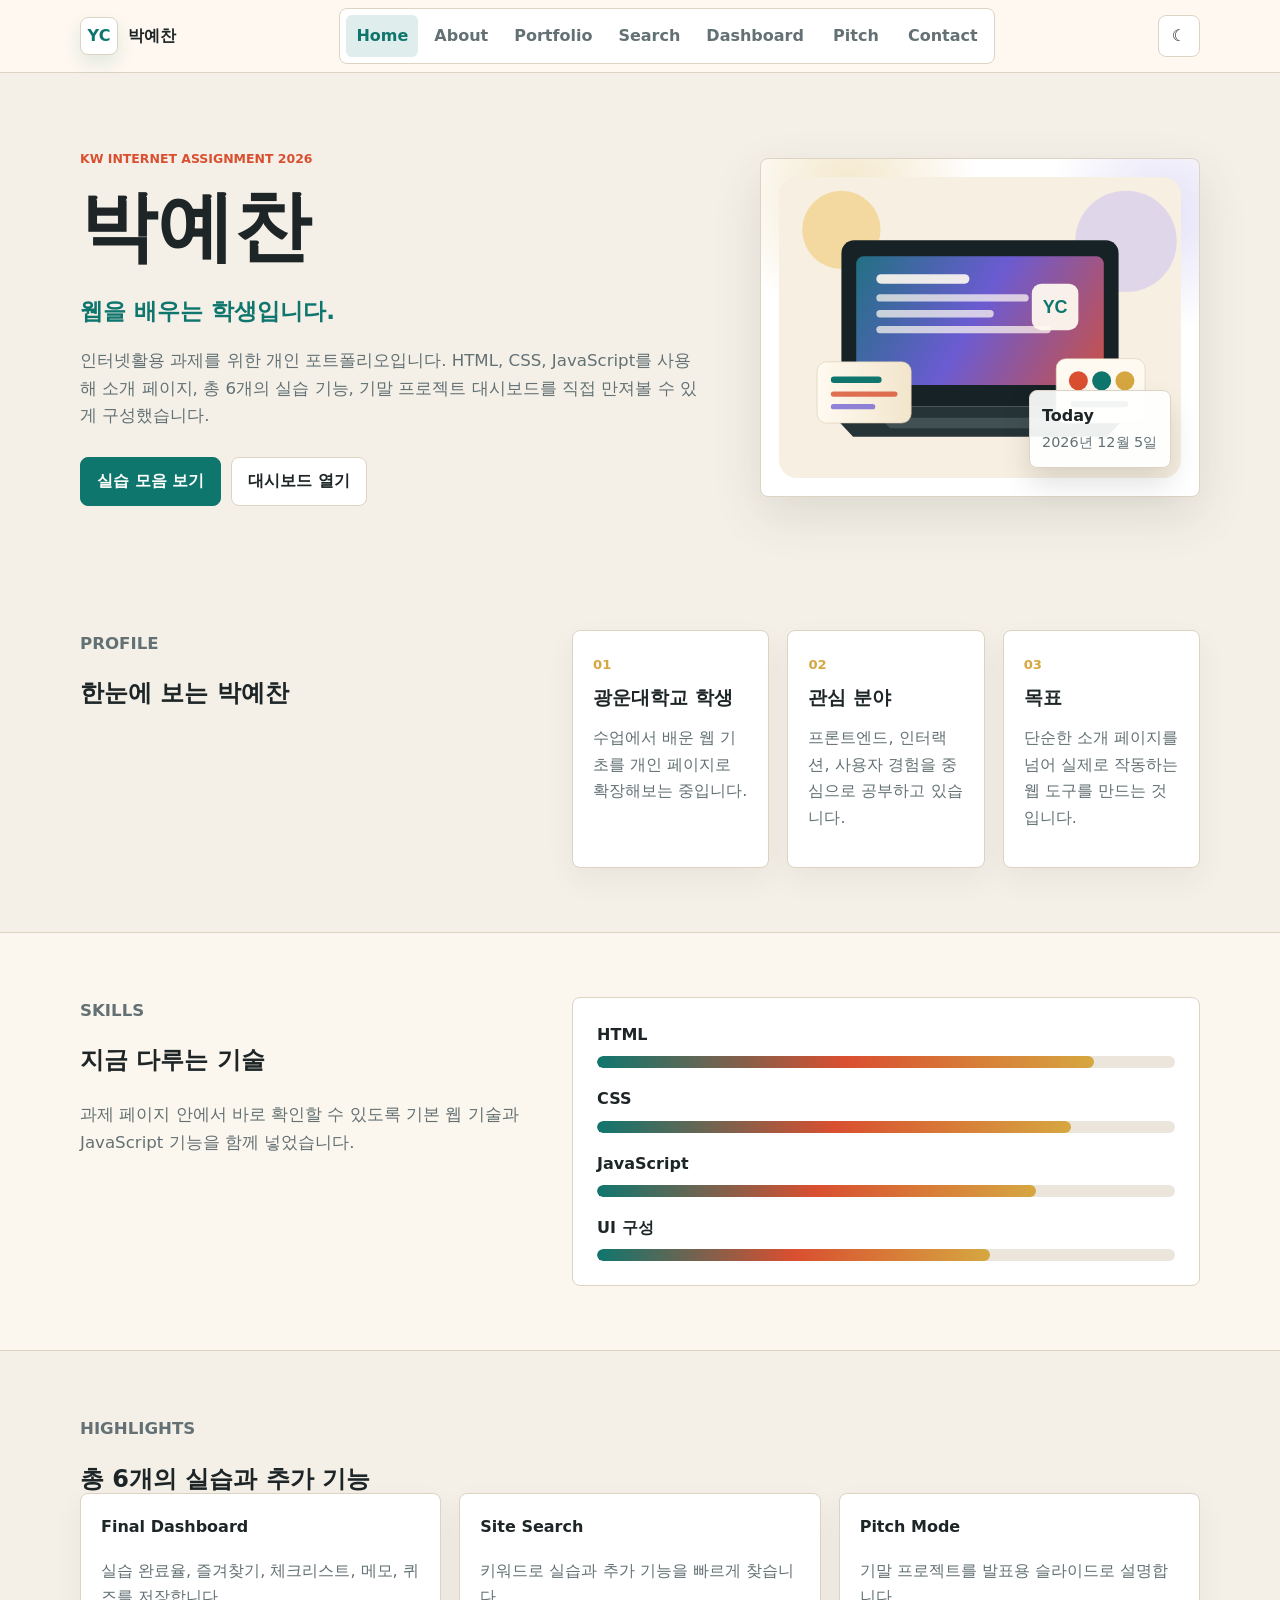
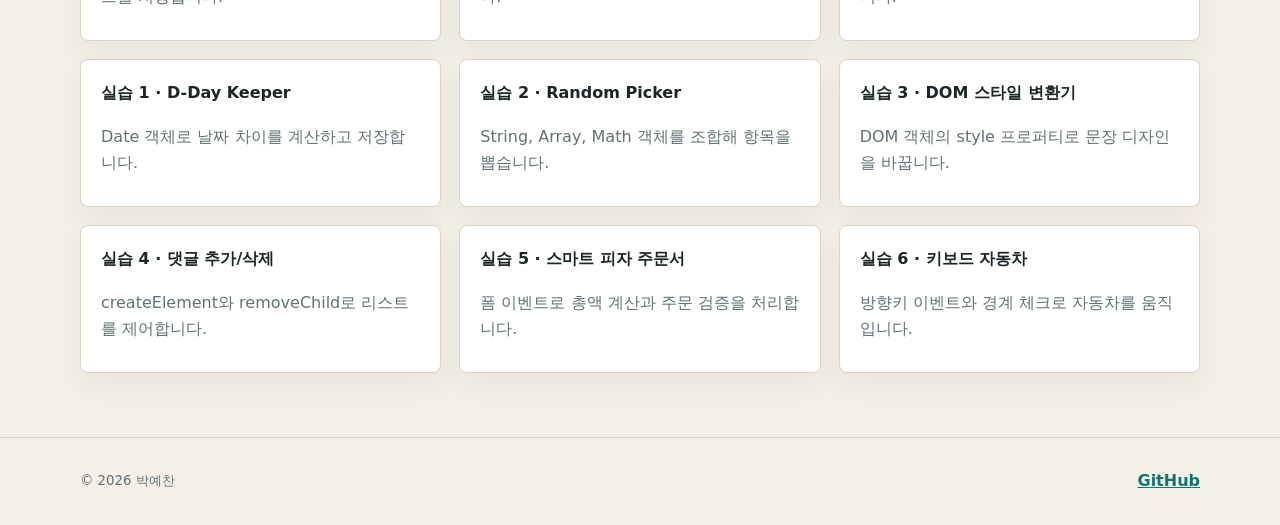
<file: index.html>
<!DOCTYPE html>
<html lang="ko">
<head>
  <meta charset="UTF-8">
  <meta name="viewport" content="width=device-width, initial-scale=1.0">
  <meta name="description" content="박예찬의 KW Internet 기말 프로젝트 포트폴리오입니다. 6개 실습, 대시보드, 검색, 발표 모드가 포함되어 있습니다.">
  <meta property="og:title" content="박예찬 KW Internet Final Project">
  <meta property="og:description" content="실습 진행률, 사이트 검색, 발표 모드, 저장 기능을 갖춘 박예찬의 웹 포트폴리오입니다.">
  <meta property="og:type" content="website">
  <meta property="og:url" content="https://devchanpark.github.io/KW-InterneT/">
  <meta property="og:image" content="https://devchanpark.github.io/KW-InterneT/assets/profile-visual.svg">
  <title>박예찬 | KW Internet Portfolio</title>
  <link rel="stylesheet" href="style.css">
</head>
<body data-page="home">
  <div class="scroll-progress" aria-hidden="true"><span></span></div>

  <header class="site-header">
    <div class="shell nav-shell">
      <a class="brand" href="index.html" aria-label="박예찬 홈">
        <span class="brand-mark">YC</span>
        <span>박예찬</span>
      </a>
      <nav class="site-nav" aria-label="주요 메뉴">
        <a href="index.html">Home</a>
        <a href="about.html">About</a>
        <a href="portfolio.html">Portfolio</a>
        <a href="search.html">Search</a>
        <a href="dashboard.html">Dashboard</a>
        <a href="presentation.html">Pitch</a>
        <a href="contact.html">Contact</a>
      </nav>
      <button class="icon-button theme-toggle" type="button" data-theme-toggle aria-label="테마 변경" title="테마 변경">
        <span data-theme-icon>☾</span>
      </button>
    </div>
  </header>

  <main>
    <section class="hero-section">
      <div class="shell hero-grid">
        <div class="hero-copy reveal">
          <p class="eyebrow">KW Internet Assignment 2026</p>
          <h1>박예찬</h1>
          <p class="hero-line">
            <span data-typing data-phrases="웹을 배우는 학생입니다.|작은 기능도 끝까지 완성합니다.|사용하기 쉬운 페이지를 만듭니다.">웹을 배우는 학생입니다.</span>
          </p>
          <p class="hero-text">
            인터넷활용 과제를 위한 개인 포트폴리오입니다. HTML, CSS, JavaScript를 사용해
            소개 페이지, 총 6개의 실습 기능, 기말 프로젝트 대시보드를 직접 만져볼 수 있게 구성했습니다.
          </p>
          <div class="hero-actions">
            <a class="button primary" href="portfolio.html">실습 모음 보기</a>
            <a class="button ghost" href="dashboard.html">대시보드 열기</a>
          </div>
        </div>

        <div class="hero-visual reveal" aria-label="박예찬 포트폴리오 대표 이미지">
          <img src="assets/profile-visual.svg" alt="노트북과 프로필 카드가 있는 포트폴리오 일러스트">
          <div class="mini-status">
            <strong>Today</strong>
            <span id="todayLabel">오늘 날짜</span>
          </div>
        </div>
      </div>
    </section>

    <section class="section-band">
      <div class="shell feature-layout">
        <div class="section-heading reveal">
          <p class="eyebrow">Profile</p>
          <h2>한눈에 보는 박예찬</h2>
        </div>
        <div class="stat-grid">
          <article class="stat-card reveal">
            <span class="stat-number">01</span>
            <h3>광운대학교 학생</h3>
            <p>수업에서 배운 웹 기초를 개인 페이지로 확장해보는 중입니다.</p>
          </article>
          <article class="stat-card reveal">
            <span class="stat-number">02</span>
            <h3>관심 분야</h3>
            <p>프론트엔드, 인터랙션, 사용자 경험을 중심으로 공부하고 있습니다.</p>
          </article>
          <article class="stat-card reveal">
            <span class="stat-number">03</span>
            <h3>목표</h3>
            <p>단순한 소개 페이지를 넘어 실제로 작동하는 웹 도구를 만드는 것입니다.</p>
          </article>
        </div>
      </div>
    </section>

    <section class="section-band alt">
      <div class="shell split-section">
        <div class="section-heading reveal">
          <p class="eyebrow">Skills</p>
          <h2>지금 다루는 기술</h2>
          <p>과제 페이지 안에서 바로 확인할 수 있도록 기본 웹 기술과 JavaScript 기능을 함께 넣었습니다.</p>
        </div>
        <div class="skill-panel reveal">
          <div class="skill-row" data-level="86">
            <span>HTML</span>
            <i></i>
          </div>
          <div class="skill-row" data-level="82">
            <span>CSS</span>
            <i></i>
          </div>
          <div class="skill-row" data-level="76">
            <span>JavaScript</span>
            <i></i>
          </div>
          <div class="skill-row" data-level="68">
            <span>UI 구성</span>
            <i></i>
          </div>
        </div>
      </div>
    </section>

    <section class="section-band">
      <div class="shell">
        <div class="section-heading reveal">
          <p class="eyebrow">Highlights</p>
          <h2>총 6개의 실습과 추가 기능</h2>
        </div>
        <div class="feature-grid">
          <a class="feature-card reveal" href="dashboard.html">
            <strong>Final Dashboard</strong>
            <span>실습 완료율, 즐겨찾기, 체크리스트, 메모, 퀴즈를 저장합니다.</span>
          </a>
          <a class="feature-card reveal" href="search.html">
            <strong>Site Search</strong>
            <span>키워드로 실습과 추가 기능을 빠르게 찾습니다.</span>
          </a>
          <a class="feature-card reveal" href="presentation.html">
            <strong>Pitch Mode</strong>
            <span>기말 프로젝트를 발표용 슬라이드로 설명합니다.</span>
          </a>
          <a class="feature-card reveal" href="dday.html">
            <strong>실습 1 · D-Day Keeper</strong>
            <span>Date 객체로 날짜 차이를 계산하고 저장합니다.</span>
          </a>
          <a class="feature-card reveal" href="random.html">
            <strong>실습 2 · Random Picker</strong>
            <span>String, Array, Math 객체를 조합해 항목을 뽑습니다.</span>
          </a>
          <a class="feature-card reveal" href="dom_style.html">
            <strong>실습 3 · DOM 스타일 변환기</strong>
            <span>DOM 객체의 style 프로퍼티로 문장 디자인을 바꿉니다.</span>
          </a>
          <a class="feature-card reveal" href="dom_list.html">
            <strong>실습 4 · 댓글 추가/삭제</strong>
            <span>createElement와 removeChild로 리스트를 제어합니다.</span>
          </a>
          <a class="feature-card reveal" href="event_order.html">
            <strong>실습 5 · 스마트 피자 주문서</strong>
            <span>폼 이벤트로 총액 계산과 주문 검증을 처리합니다.</span>
          </a>
          <a class="feature-card reveal" href="event_car.html">
            <strong>실습 6 · 키보드 자동차</strong>
            <span>방향키 이벤트와 경계 체크로 자동차를 움직입니다.</span>
          </a>
        </div>
      </div>
    </section>
  </main>

  <footer class="site-footer">
    <div class="shell footer-inner">
      <small>&copy; <span id="year"></span> 박예찬</small>
      <a href="https://github.com/DevChanPark" target="_blank" rel="noreferrer">GitHub</a>
    </div>
  </footer>

  <button class="back-top" type="button" data-back-top aria-label="맨 위로 이동">↑</button>
  <script src="script.js"></script>
</body>
</html>
</file>
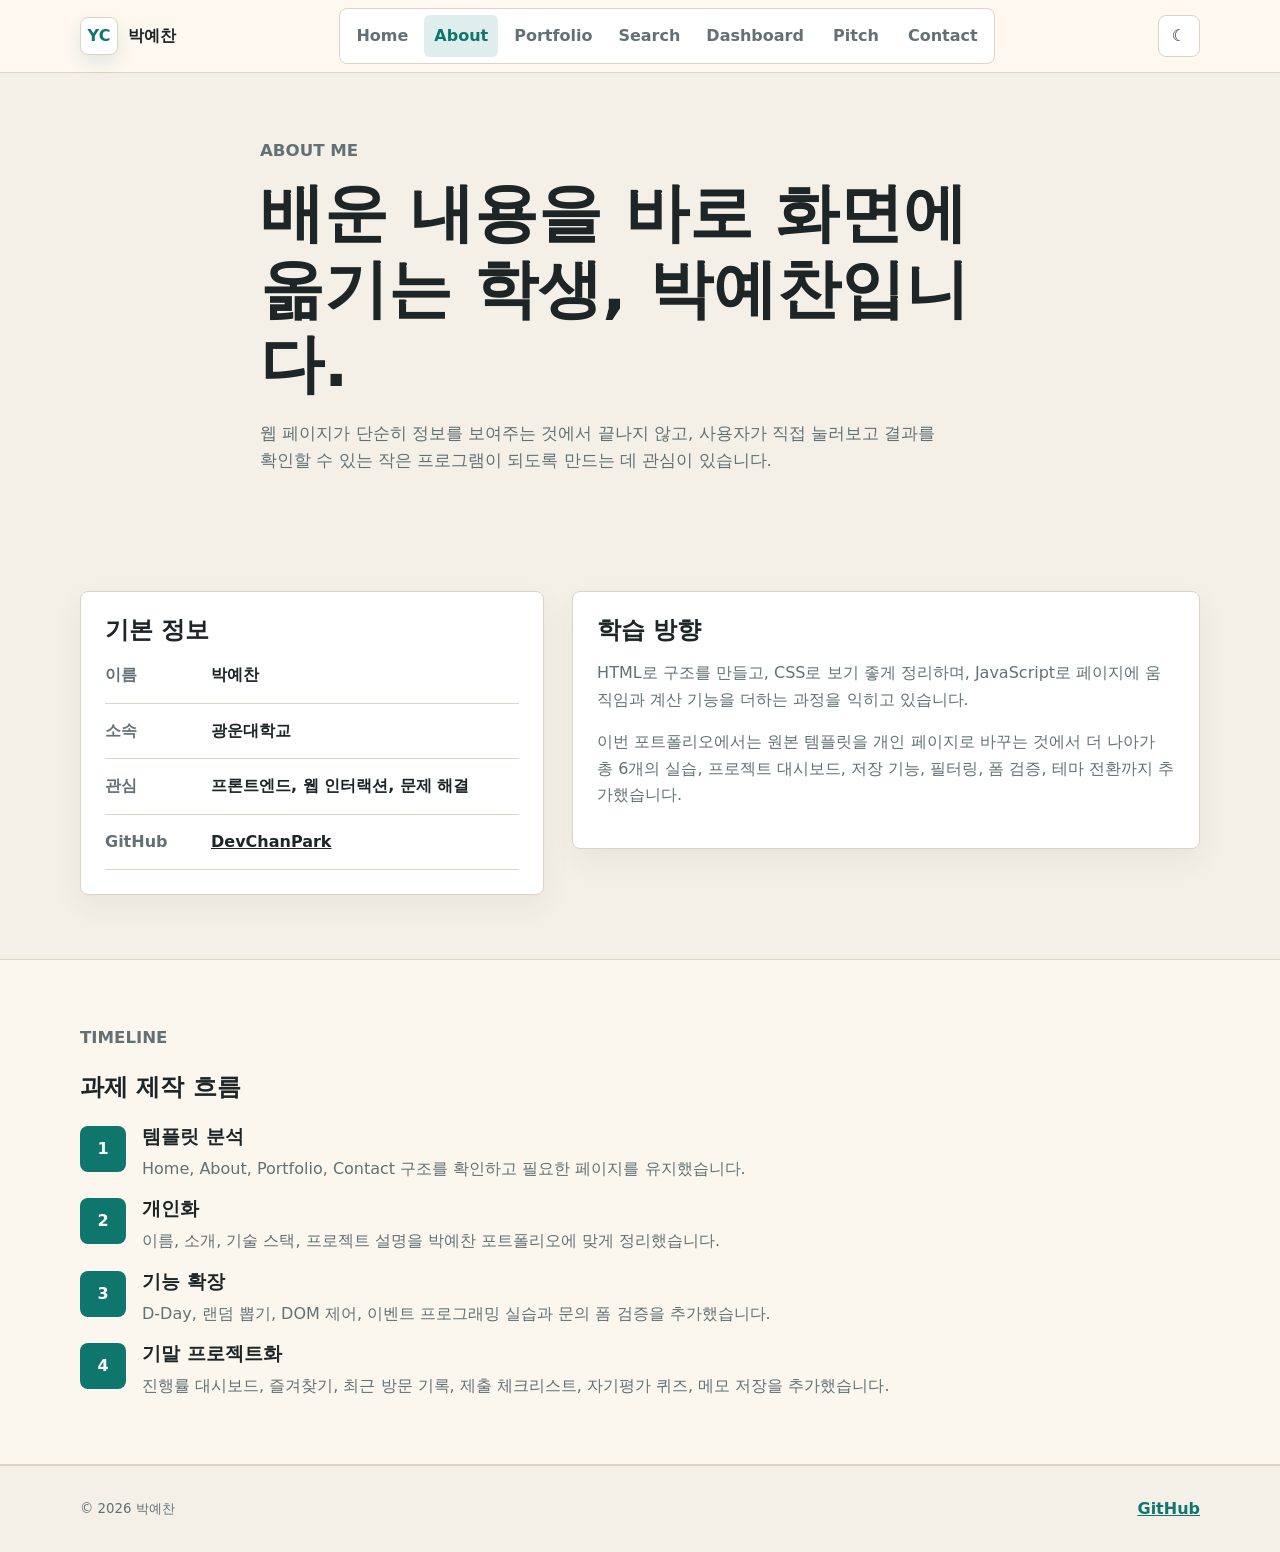
<file: about.html>
<!DOCTYPE html>
<html lang="ko">
<head>
  <meta charset="UTF-8">
  <meta name="viewport" content="width=device-width, initial-scale=1.0">
  <meta name="description" content="박예찬의 KW Internet 기말 프로젝트 포트폴리오입니다. 6개 실습, 대시보드, 검색, 발표 모드가 포함되어 있습니다.">
  <meta property="og:title" content="박예찬 KW Internet Final Project">
  <meta property="og:description" content="실습 진행률, 사이트 검색, 발표 모드, 저장 기능을 갖춘 박예찬의 웹 포트폴리오입니다.">
  <meta property="og:type" content="website">
  <meta property="og:url" content="https://devchanpark.github.io/KW-InterneT/">
  <meta property="og:image" content="https://devchanpark.github.io/KW-InterneT/assets/profile-visual.svg">
  <title>About | 박예찬</title>
  <link rel="stylesheet" href="style.css">
</head>
<body data-page="about">
  <div class="scroll-progress" aria-hidden="true"><span></span></div>

  <header class="site-header">
    <div class="shell nav-shell">
      <a class="brand" href="index.html" aria-label="박예찬 홈">
        <span class="brand-mark">YC</span>
        <span>박예찬</span>
      </a>
      <nav class="site-nav" aria-label="주요 메뉴">
        <a href="index.html">Home</a>
        <a href="about.html">About</a>
        <a href="portfolio.html">Portfolio</a>
        <a href="search.html">Search</a>
        <a href="dashboard.html">Dashboard</a>
        <a href="presentation.html">Pitch</a>
        <a href="contact.html">Contact</a>
      </nav>
      <button class="icon-button theme-toggle" type="button" data-theme-toggle aria-label="테마 변경" title="테마 변경">
        <span data-theme-icon>☾</span>
      </button>
    </div>
  </header>

  <main>
    <section class="page-hero">
      <div class="shell narrow reveal">
        <p class="eyebrow">About Me</p>
        <h1>배운 내용을 바로 화면에 옮기는 학생, 박예찬입니다.</h1>
        <p>
          웹 페이지가 단순히 정보를 보여주는 것에서 끝나지 않고, 사용자가 직접 눌러보고
          결과를 확인할 수 있는 작은 프로그램이 되도록 만드는 데 관심이 있습니다.
        </p>
      </div>
    </section>

    <section class="section-band">
      <div class="shell about-grid">
        <article class="profile-card reveal">
          <h2>기본 정보</h2>
          <dl class="info-list">
            <div>
              <dt>이름</dt>
              <dd>박예찬</dd>
            </div>
            <div>
              <dt>소속</dt>
              <dd>광운대학교</dd>
            </div>
            <div>
              <dt>관심</dt>
              <dd>프론트엔드, 웹 인터랙션, 문제 해결</dd>
            </div>
            <div>
              <dt>GitHub</dt>
              <dd><a href="https://github.com/DevChanPark" target="_blank" rel="noreferrer">DevChanPark</a></dd>
            </div>
          </dl>
        </article>

        <article class="profile-card reveal">
          <h2>학습 방향</h2>
          <p>
            HTML로 구조를 만들고, CSS로 보기 좋게 정리하며, JavaScript로 페이지에 움직임과
            계산 기능을 더하는 과정을 익히고 있습니다.
          </p>
          <p>
            이번 포트폴리오에서는 원본 템플릿을 개인 페이지로 바꾸는 것에서 더 나아가
            총 6개의 실습, 프로젝트 대시보드, 저장 기능, 필터링, 폼 검증, 테마 전환까지 추가했습니다.
          </p>
        </article>
      </div>
    </section>

    <section class="section-band alt">
      <div class="shell">
        <div class="section-heading reveal">
          <p class="eyebrow">Timeline</p>
          <h2>과제 제작 흐름</h2>
        </div>
        <ol class="timeline">
          <li class="reveal">
            <span>1</span>
            <div>
              <h3>템플릿 분석</h3>
              <p>Home, About, Portfolio, Contact 구조를 확인하고 필요한 페이지를 유지했습니다.</p>
            </div>
          </li>
          <li class="reveal">
            <span>2</span>
            <div>
              <h3>개인화</h3>
              <p>이름, 소개, 기술 스택, 프로젝트 설명을 박예찬 포트폴리오에 맞게 정리했습니다.</p>
            </div>
          </li>
          <li class="reveal">
            <span>3</span>
            <div>
              <h3>기능 확장</h3>
              <p>D-Day, 랜덤 뽑기, DOM 제어, 이벤트 프로그래밍 실습과 문의 폼 검증을 추가했습니다.</p>
            </div>
          </li>
          <li class="reveal">
            <span>4</span>
            <div>
              <h3>기말 프로젝트화</h3>
              <p>진행률 대시보드, 즐겨찾기, 최근 방문 기록, 제출 체크리스트, 자기평가 퀴즈, 메모 저장을 추가했습니다.</p>
            </div>
          </li>
        </ol>
      </div>
    </section>
  </main>

  <footer class="site-footer">
    <div class="shell footer-inner">
      <small>&copy; <span id="year"></span> 박예찬</small>
      <a href="https://github.com/DevChanPark" target="_blank" rel="noreferrer">GitHub</a>
    </div>
  </footer>

  <button class="back-top" type="button" data-back-top aria-label="맨 위로 이동">↑</button>
  <script src="script.js"></script>
</body>
</html>
</file>
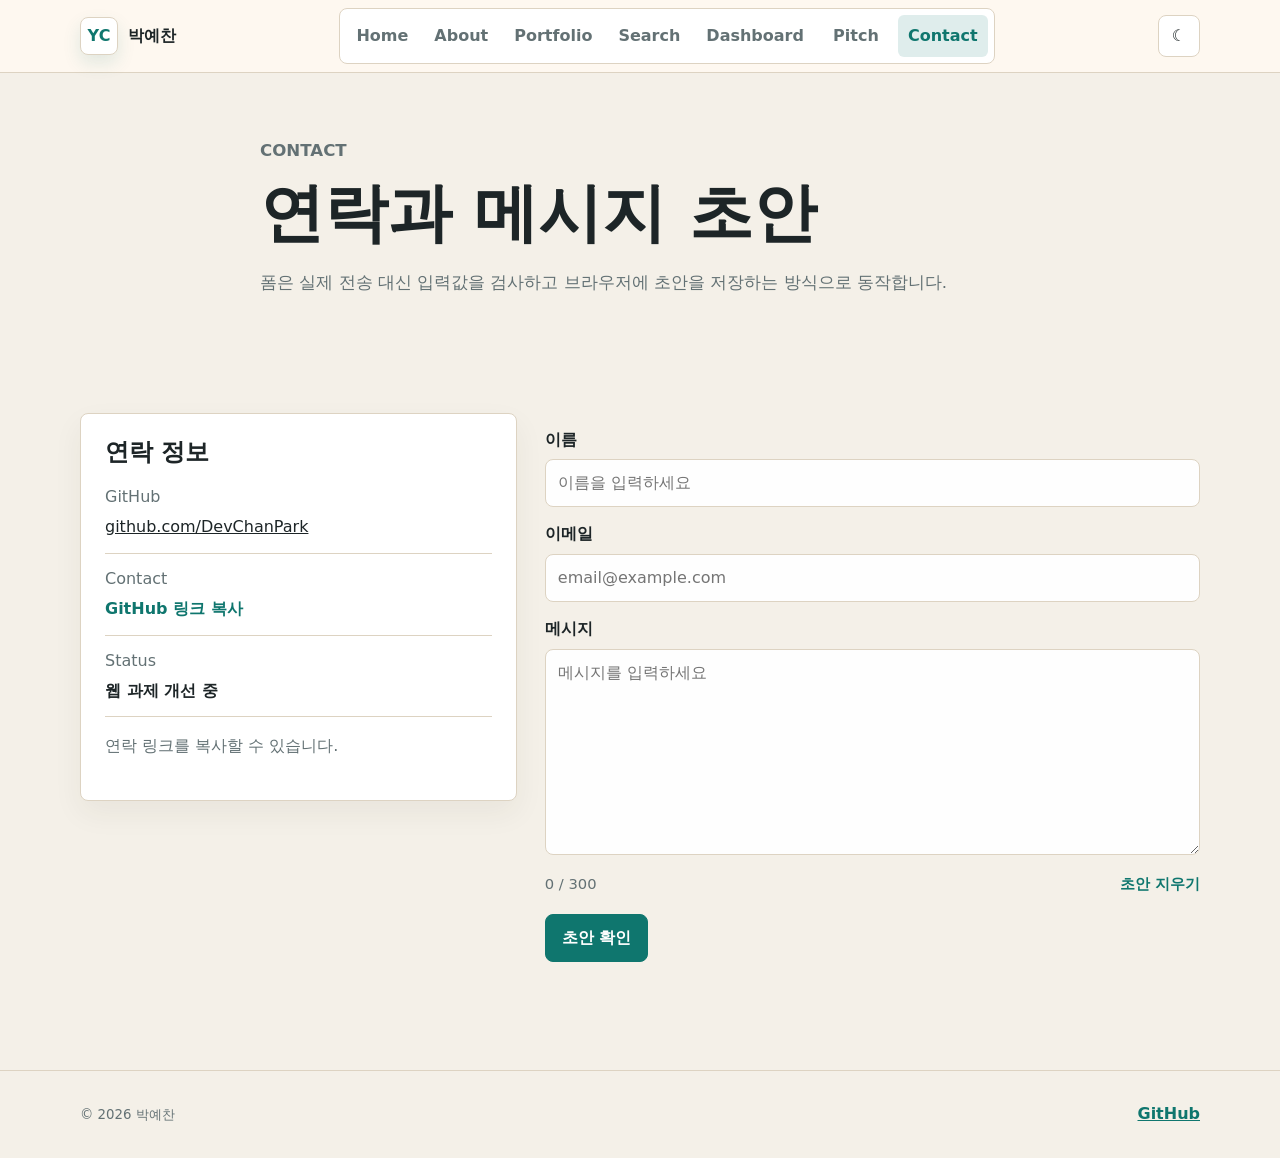
<file: contact.html>
<!DOCTYPE html>
<html lang="ko">
<head>
  <meta charset="UTF-8">
  <meta name="viewport" content="width=device-width, initial-scale=1.0">
  <meta name="description" content="박예찬의 KW Internet 기말 프로젝트 포트폴리오입니다. 6개 실습, 대시보드, 검색, 발표 모드가 포함되어 있습니다.">
  <meta property="og:title" content="박예찬 KW Internet Final Project">
  <meta property="og:description" content="실습 진행률, 사이트 검색, 발표 모드, 저장 기능을 갖춘 박예찬의 웹 포트폴리오입니다.">
  <meta property="og:type" content="website">
  <meta property="og:url" content="https://devchanpark.github.io/KW-InterneT/">
  <meta property="og:image" content="https://devchanpark.github.io/KW-InterneT/assets/profile-visual.svg">
  <title>Contact | 박예찬</title>
  <link rel="stylesheet" href="style.css">
</head>
<body data-page="contact">
  <div class="scroll-progress" aria-hidden="true"><span></span></div>

  <header class="site-header">
    <div class="shell nav-shell">
      <a class="brand" href="index.html" aria-label="박예찬 홈">
        <span class="brand-mark">YC</span>
        <span>박예찬</span>
      </a>
      <nav class="site-nav" aria-label="주요 메뉴">
        <a href="index.html">Home</a>
        <a href="about.html">About</a>
        <a href="portfolio.html">Portfolio</a>
        <a href="search.html">Search</a>
        <a href="dashboard.html">Dashboard</a>
        <a href="presentation.html">Pitch</a>
        <a href="contact.html">Contact</a>
      </nav>
      <button class="icon-button theme-toggle" type="button" data-theme-toggle aria-label="테마 변경" title="테마 변경">
        <span data-theme-icon>☾</span>
      </button>
    </div>
  </header>

  <main>
    <section class="page-hero">
      <div class="shell narrow reveal">
        <p class="eyebrow">Contact</p>
        <h1>연락과 메시지 초안</h1>
        <p>폼은 실제 전송 대신 입력값을 검사하고 브라우저에 초안을 저장하는 방식으로 동작합니다.</p>
      </div>
    </section>

    <section class="section-band">
      <div class="shell contact-grid">
        <aside class="contact-panel reveal">
          <h2>연락 정보</h2>
          <ul class="contact-list">
            <li>
              <span>GitHub</span>
              <a href="https://github.com/DevChanPark" target="_blank" rel="noreferrer">github.com/DevChanPark</a>
            </li>
            <li>
              <span>Contact</span>
              <button class="text-button" type="button" data-copy-email data-email="https://github.com/DevChanPark">GitHub 링크 복사</button>
            </li>
            <li>
              <span>Status</span>
              <strong>웹 과제 개선 중</strong>
            </li>
          </ul>
          <p class="helper-text" data-copy-status>연락 링크를 복사할 수 있습니다.</p>
        </aside>

        <form class="contact-form reveal" id="contactForm" novalidate>
          <label for="contactName">이름</label>
          <input id="contactName" name="name" type="text" autocomplete="name" placeholder="이름을 입력하세요">

          <label for="contactEmail">이메일</label>
          <input id="contactEmail" name="email" type="email" autocomplete="email" placeholder="email@example.com">

          <label for="contactMessage">메시지</label>
          <textarea id="contactMessage" name="message" rows="7" maxlength="300" placeholder="메시지를 입력하세요"></textarea>
          <div class="form-meta">
            <span data-message-count>0 / 300</span>
            <button class="text-button" type="button" data-clear-draft>초안 지우기</button>
          </div>

          <button class="button primary" type="submit">초안 확인</button>
          <p class="form-result" data-contact-result role="status"></p>
        </form>
      </div>
    </section>
  </main>

  <footer class="site-footer">
    <div class="shell footer-inner">
      <small>&copy; <span id="year"></span> 박예찬</small>
      <a href="https://github.com/DevChanPark" target="_blank" rel="noreferrer">GitHub</a>
    </div>
  </footer>

  <button class="back-top" type="button" data-back-top aria-label="맨 위로 이동">↑</button>
  <script src="script.js"></script>
</body>
</html>
</file>
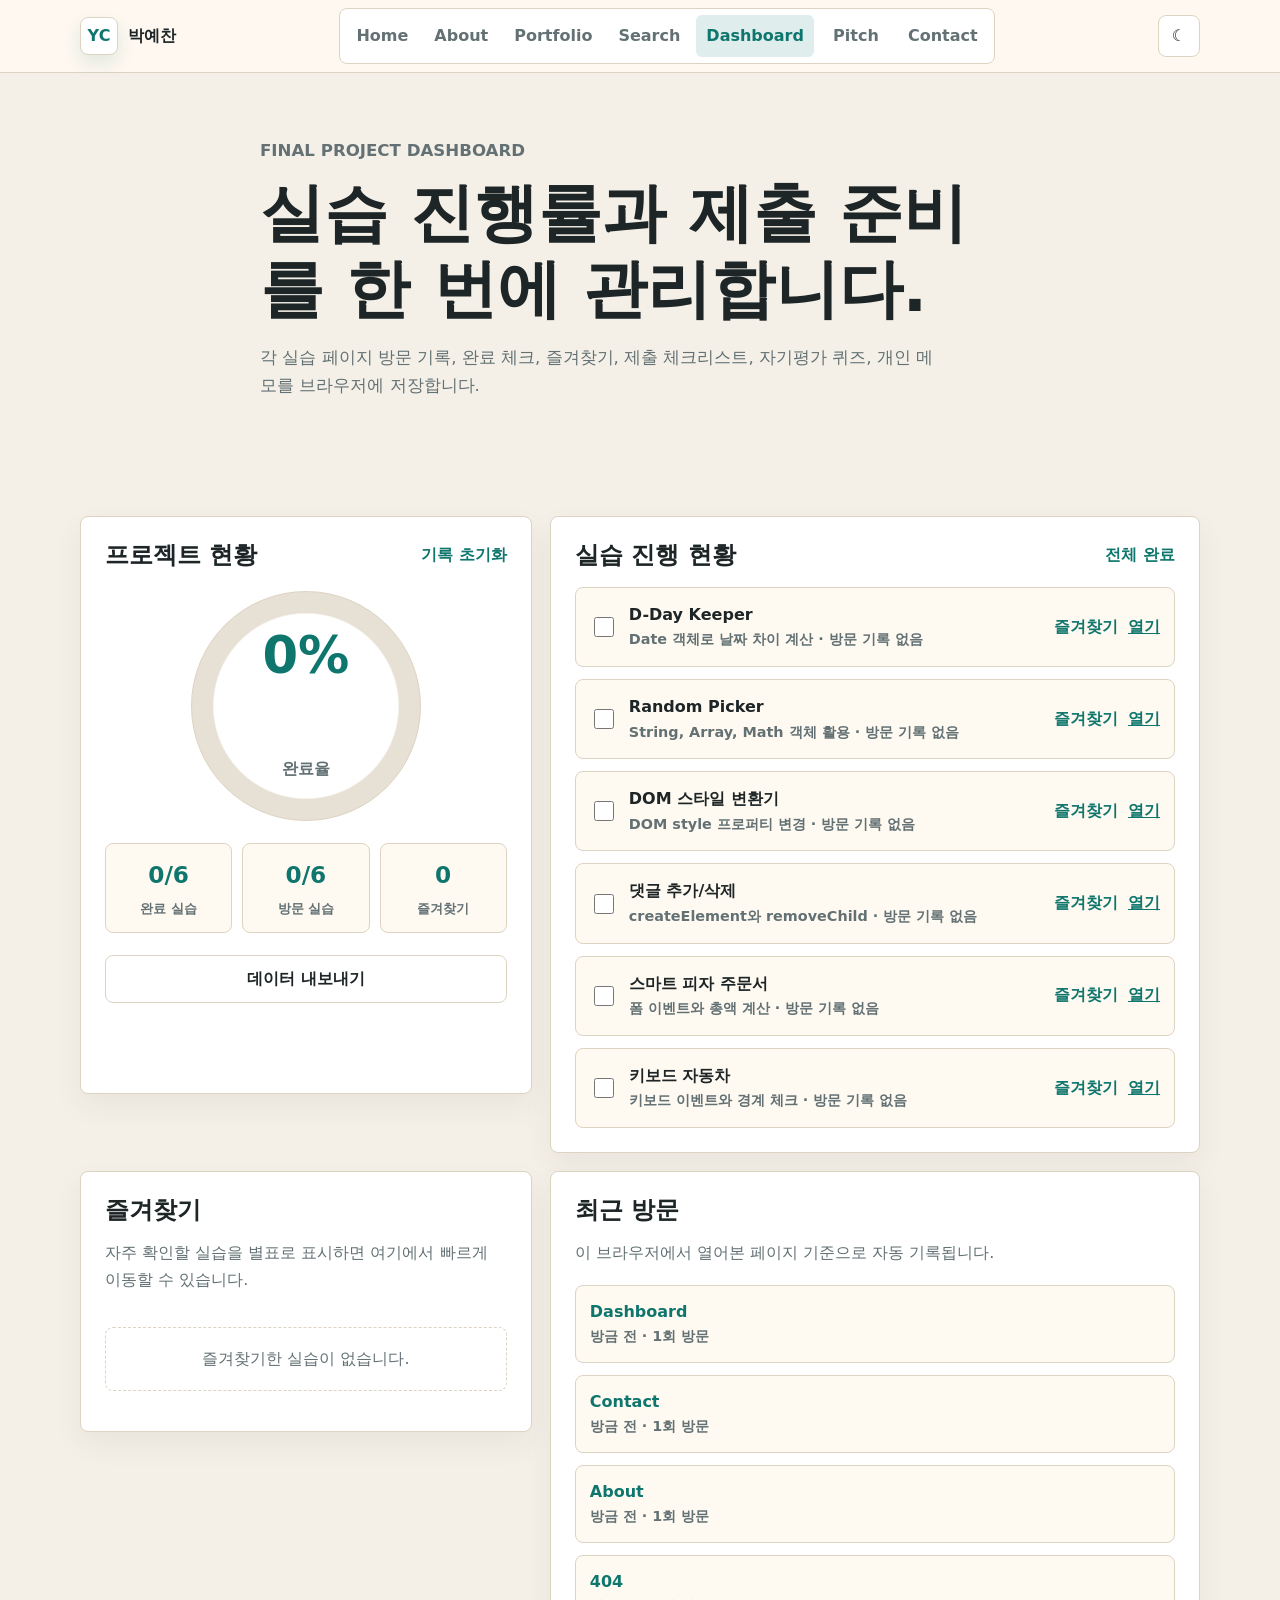
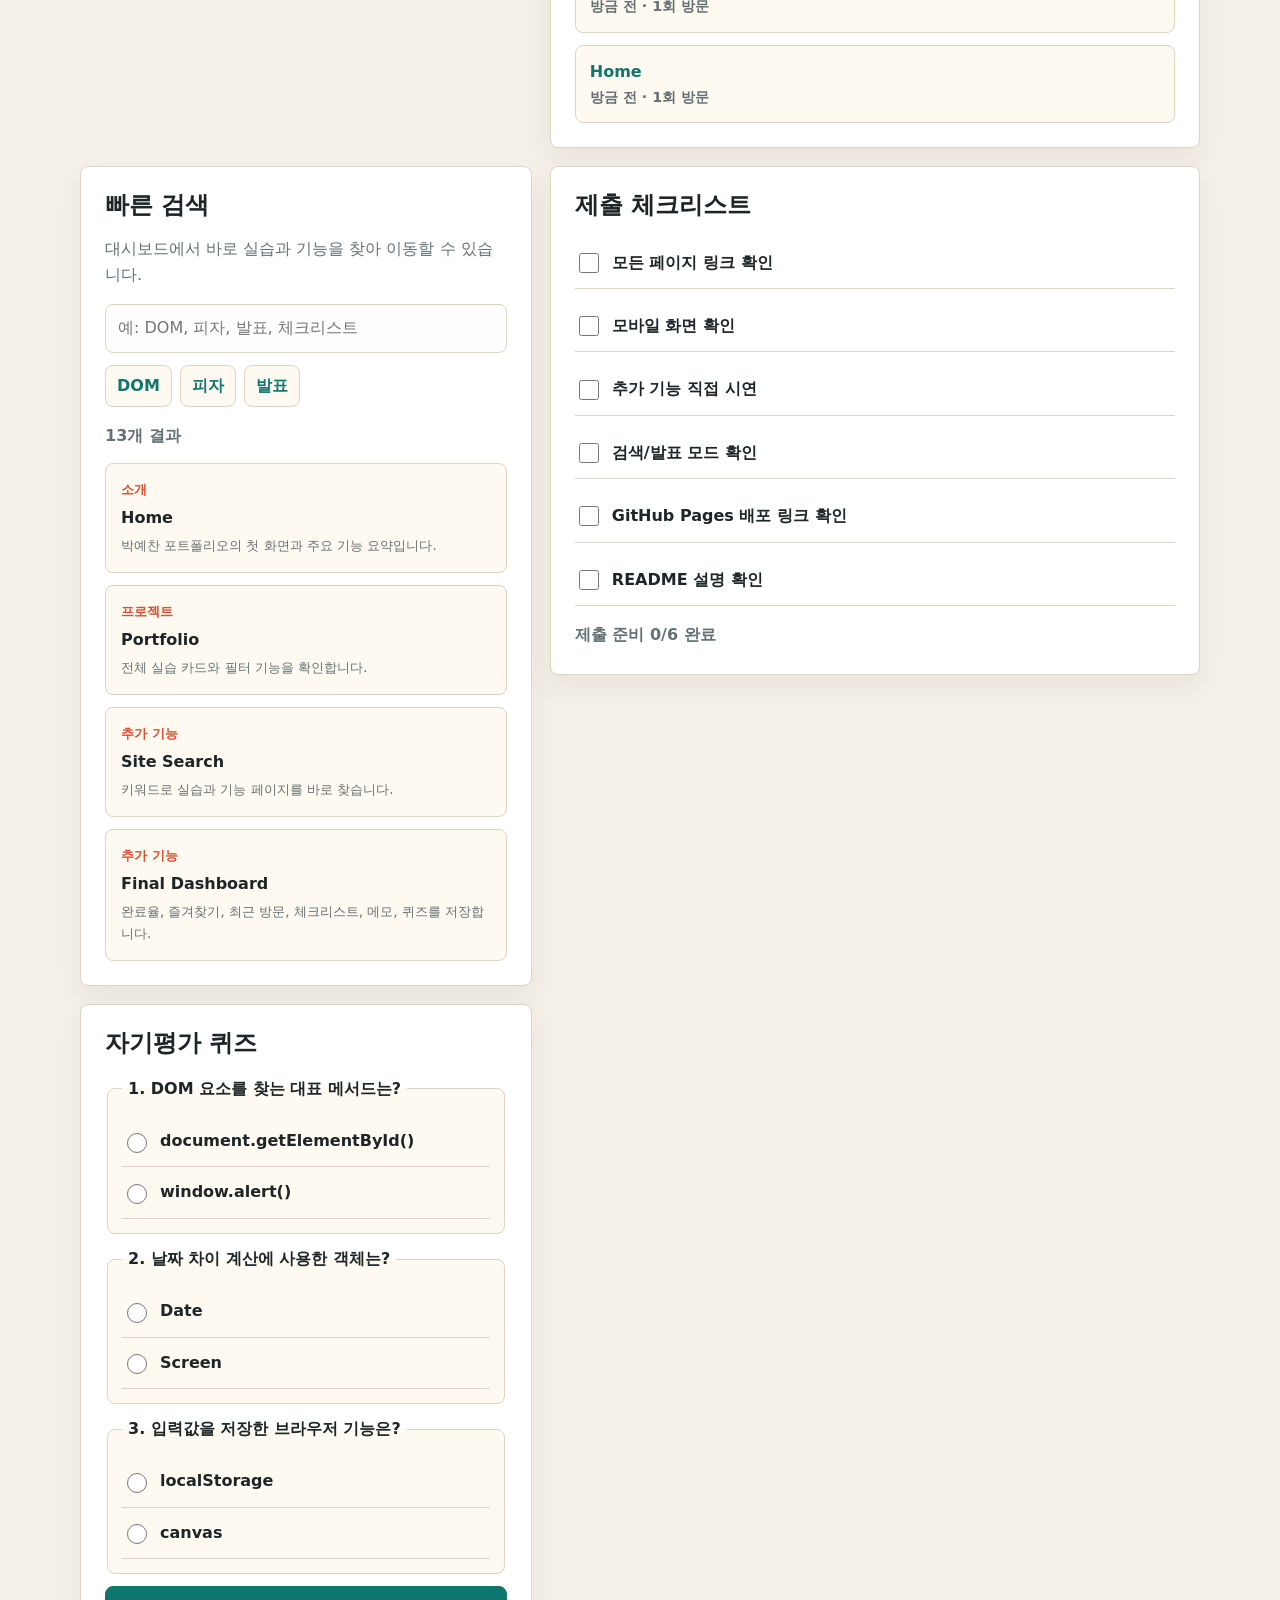
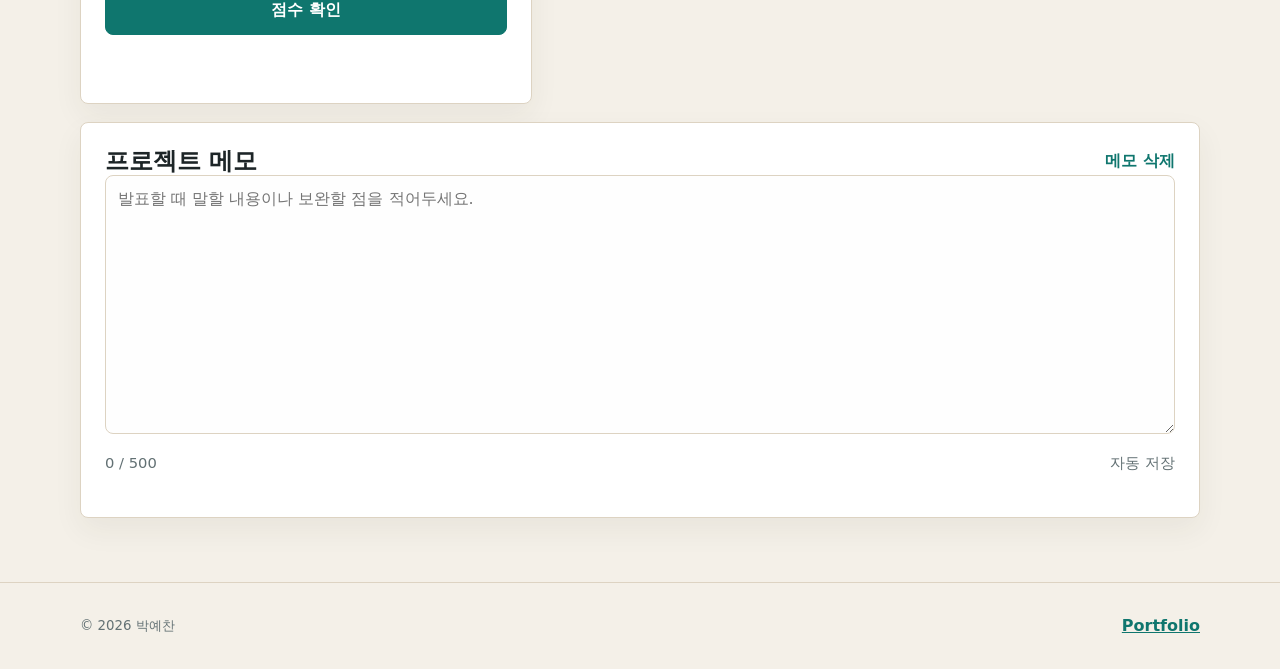
<file: dashboard.html>
<!DOCTYPE html>
<html lang="ko">
<head>
  <meta charset="UTF-8">
  <meta name="viewport" content="width=device-width, initial-scale=1.0">
  <meta name="description" content="박예찬의 KW Internet 기말 프로젝트 포트폴리오입니다. 6개 실습, 대시보드, 검색, 발표 모드가 포함되어 있습니다.">
  <meta property="og:title" content="박예찬 KW Internet Final Project">
  <meta property="og:description" content="실습 진행률, 사이트 검색, 발표 모드, 저장 기능을 갖춘 박예찬의 웹 포트폴리오입니다.">
  <meta property="og:type" content="website">
  <meta property="og:url" content="https://devchanpark.github.io/KW-InterneT/">
  <meta property="og:image" content="https://devchanpark.github.io/KW-InterneT/assets/profile-visual.svg">
  <title>Dashboard | 박예찬</title>
  <link rel="stylesheet" href="style.css">
</head>
<body data-page="dashboard">
  <div class="scroll-progress" aria-hidden="true"><span></span></div>

  <header class="site-header">
    <div class="shell nav-shell">
      <a class="brand" href="index.html" aria-label="박예찬 홈">
        <span class="brand-mark">YC</span>
        <span>박예찬</span>
      </a>
      <nav class="site-nav" aria-label="주요 메뉴">
        <a href="index.html">Home</a>
        <a href="about.html">About</a>
        <a href="portfolio.html">Portfolio</a>
        <a href="search.html">Search</a>
        <a href="dashboard.html">Dashboard</a>
        <a href="presentation.html">Pitch</a>
        <a href="contact.html">Contact</a>
      </nav>
      <button class="icon-button theme-toggle" type="button" data-theme-toggle aria-label="테마 변경" title="테마 변경">
        <span data-theme-icon>☾</span>
      </button>
    </div>
  </header>

  <main>
    <section class="page-hero">
      <div class="shell narrow reveal">
        <p class="eyebrow">Final Project Dashboard</p>
        <h1>실습 진행률과 제출 준비를 한 번에 관리합니다.</h1>
        <p>
          각 실습 페이지 방문 기록, 완료 체크, 즐겨찾기, 제출 체크리스트, 자기평가 퀴즈,
          개인 메모를 브라우저에 저장합니다.
        </p>
      </div>
    </section>

    <section class="section-band">
      <div class="shell dashboard-grid" id="dashboardRoot">
        <article class="dashboard-card dashboard-summary reveal">
          <div class="panel-title">
            <h2>프로젝트 현황</h2>
            <button class="text-button" type="button" id="dashboardReset">기록 초기화</button>
          </div>
          <div class="progress-dial" id="progressDial" style="--progress: 0%">
            <strong id="progressPercent">0%</strong>
            <span>완료율</span>
          </div>
          <div class="metric-grid">
            <div>
              <strong id="doneCount">0</strong>
              <span>완료 실습</span>
            </div>
            <div>
              <strong id="visitedCount">0</strong>
              <span>방문 실습</span>
            </div>
            <div>
              <strong id="favoriteCount">0</strong>
              <span>즐겨찾기</span>
            </div>
          </div>
          <button class="button ghost" type="button" id="dashboardExport">데이터 내보내기</button>
          <p class="tool-result" id="dashboardExportStatus" role="status"></p>
        </article>

        <article class="dashboard-card reveal">
          <div class="panel-title">
            <h2>실습 진행 현황</h2>
            <button class="text-button" type="button" id="markAllDone">전체 완료</button>
          </div>
          <div class="practice-track" id="practiceTrack"></div>
        </article>

        <article class="dashboard-card reveal">
          <h2>즐겨찾기</h2>
          <p class="helper-text">자주 확인할 실습을 별표로 표시하면 여기에서 빠르게 이동할 수 있습니다.</p>
          <div class="quick-link-list" id="favoriteList"></div>
        </article>

        <article class="dashboard-card reveal">
          <h2>최근 방문</h2>
          <p class="helper-text">이 브라우저에서 열어본 페이지 기준으로 자동 기록됩니다.</p>
          <div class="quick-link-list" id="recentList"></div>
        </article>

        <article class="dashboard-card site-search-widget reveal">
          <h2>빠른 검색</h2>
          <p class="helper-text">대시보드에서 바로 실습과 기능을 찾아 이동할 수 있습니다.</p>
          <input type="search" data-site-search-input placeholder="예: DOM, 피자, 발표, 체크리스트">
          <div class="search-chip-row">
            <button type="button" data-search-chip="DOM">DOM</button>
            <button type="button" data-search-chip="피자">피자</button>
            <button type="button" data-search-chip="발표">발표</button>
          </div>
          <p class="tool-result" data-site-search-count role="status"></p>
          <div class="search-result-list compact" data-site-search-results></div>
        </article>

        <article class="dashboard-card reveal">
          <h2>제출 체크리스트</h2>
          <div class="checklist" id="submitChecklist">
            <label><input type="checkbox" value="pages"> 모든 페이지 링크 확인</label>
            <label><input type="checkbox" value="mobile"> 모바일 화면 확인</label>
            <label><input type="checkbox" value="features"> 추가 기능 직접 시연</label>
            <label><input type="checkbox" value="search"> 검색/발표 모드 확인</label>
            <label><input type="checkbox" value="github"> GitHub Pages 배포 링크 확인</label>
            <label><input type="checkbox" value="readme"> README 설명 확인</label>
          </div>
          <p class="tool-result" id="checklistStatus" role="status"></p>
        </article>

        <article class="dashboard-card reveal">
          <h2>자기평가 퀴즈</h2>
          <form class="quiz-form" id="quizForm">
            <fieldset>
              <legend>1. DOM 요소를 찾는 대표 메서드는?</legend>
              <label><input type="radio" name="q1" value="a"> document.getElementById()</label>
              <label><input type="radio" name="q1" value="b"> window.alert()</label>
            </fieldset>
            <fieldset>
              <legend>2. 날짜 차이 계산에 사용한 객체는?</legend>
              <label><input type="radio" name="q2" value="a"> Date</label>
              <label><input type="radio" name="q2" value="b"> Screen</label>
            </fieldset>
            <fieldset>
              <legend>3. 입력값을 저장한 브라우저 기능은?</legend>
              <label><input type="radio" name="q3" value="a"> localStorage</label>
              <label><input type="radio" name="q3" value="b"> canvas</label>
            </fieldset>
            <button class="button primary" type="submit">점수 확인</button>
          </form>
          <p class="tool-result" id="quizResult" role="status"></p>
        </article>

        <article class="dashboard-card dashboard-notes reveal">
          <div class="panel-title">
            <h2>프로젝트 메모</h2>
            <button class="text-button" type="button" id="clearDashboardMemo">메모 삭제</button>
          </div>
          <textarea id="dashboardMemo" rows="9" maxlength="500" placeholder="발표할 때 말할 내용이나 보완할 점을 적어두세요."></textarea>
          <div class="form-meta">
            <span id="memoCount">0 / 500</span>
            <span>자동 저장</span>
          </div>
        </article>
      </div>
    </section>
  </main>

  <footer class="site-footer">
    <div class="shell footer-inner">
      <small>&copy; <span id="year"></span> 박예찬</small>
      <a href="portfolio.html">Portfolio</a>
    </div>
  </footer>

  <button class="back-top" type="button" data-back-top aria-label="맨 위로 이동">↑</button>
  <script src="script.js"></script>
</body>
</html>
</file>
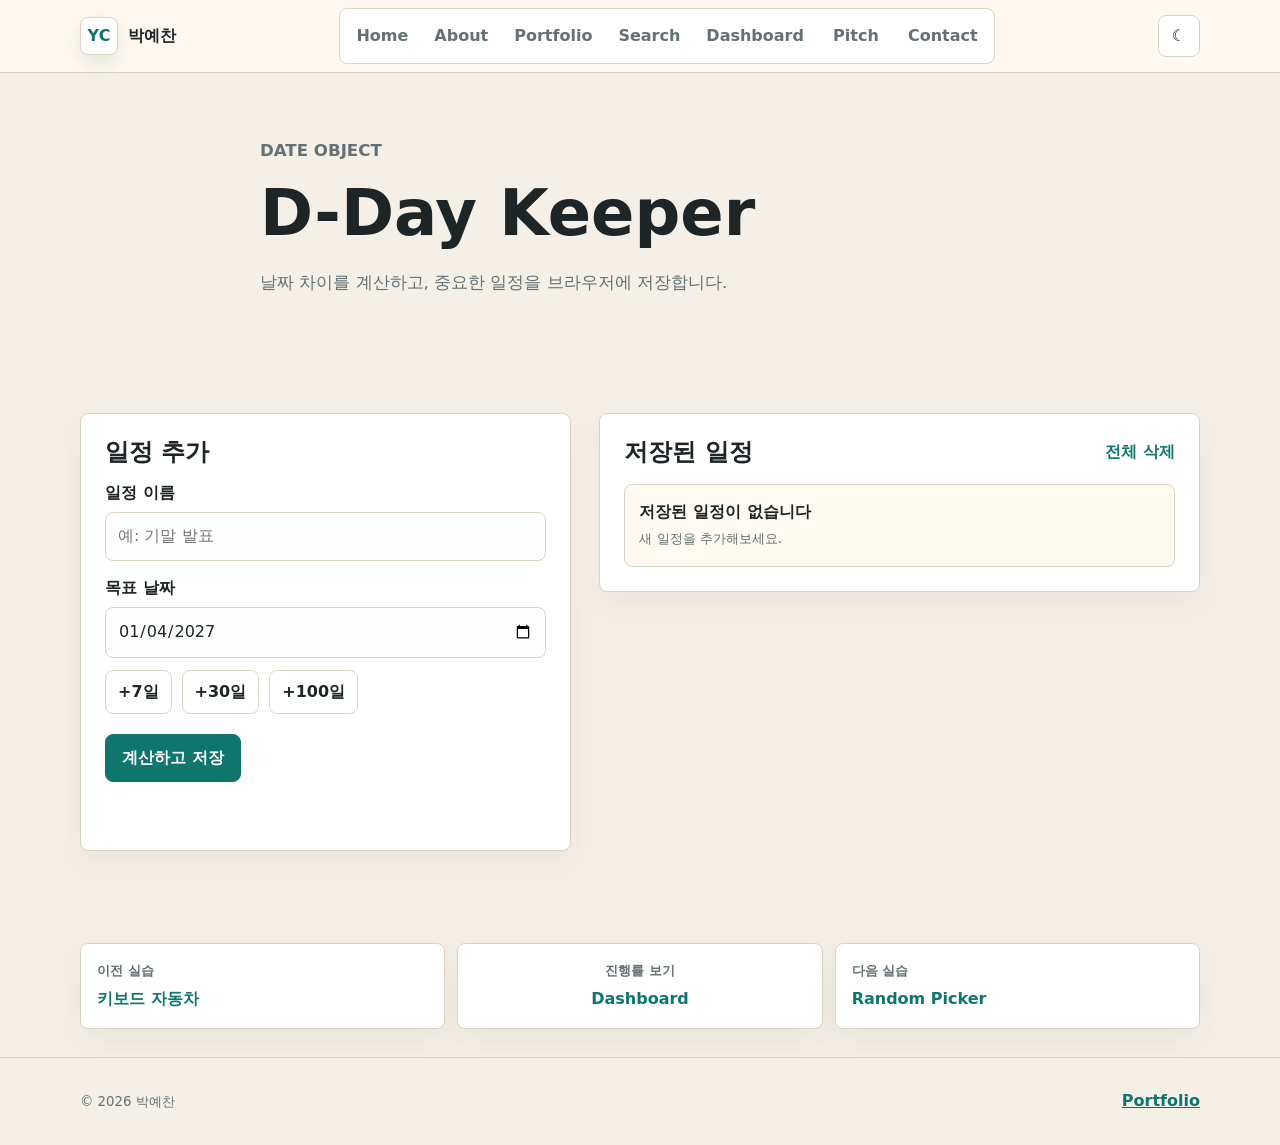
<file: dday.html>
<!DOCTYPE html>
<html lang="ko">
<head>
  <meta charset="UTF-8">
  <meta name="viewport" content="width=device-width, initial-scale=1.0">
  <meta name="description" content="박예찬의 KW Internet 기말 프로젝트 포트폴리오입니다. 6개 실습, 대시보드, 검색, 발표 모드가 포함되어 있습니다.">
  <meta property="og:title" content="박예찬 KW Internet Final Project">
  <meta property="og:description" content="실습 진행률, 사이트 검색, 발표 모드, 저장 기능을 갖춘 박예찬의 웹 포트폴리오입니다.">
  <meta property="og:type" content="website">
  <meta property="og:url" content="https://devchanpark.github.io/KW-InterneT/">
  <meta property="og:image" content="https://devchanpark.github.io/KW-InterneT/assets/profile-visual.svg">
  <title>D-Day Keeper | 박예찬</title>
  <link rel="stylesheet" href="style.css">
</head>
<body data-page="dday">
  <div class="scroll-progress" aria-hidden="true"><span></span></div>

  <header class="site-header">
    <div class="shell nav-shell">
      <a class="brand" href="index.html" aria-label="박예찬 홈">
        <span class="brand-mark">YC</span>
        <span>박예찬</span>
      </a>
      <nav class="site-nav" aria-label="주요 메뉴">
        <a href="index.html">Home</a>
        <a href="about.html">About</a>
        <a href="portfolio.html">Portfolio</a>
        <a href="search.html">Search</a>
        <a href="dashboard.html">Dashboard</a>
        <a href="presentation.html">Pitch</a>
        <a href="contact.html">Contact</a>
      </nav>
      <button class="icon-button theme-toggle" type="button" data-theme-toggle aria-label="테마 변경" title="테마 변경">
        <span data-theme-icon>☾</span>
      </button>
    </div>
  </header>

  <main>
    <section class="page-hero">
      <div class="shell narrow reveal">
        <p class="eyebrow">Date Object</p>
        <h1>D-Day Keeper</h1>
        <p>날짜 차이를 계산하고, 중요한 일정을 브라우저에 저장합니다.</p>
      </div>
    </section>

    <section class="section-band">
      <div class="shell tool-grid">
        <form class="tool-panel reveal" id="ddayForm">
          <h2>일정 추가</h2>
          <label for="ddayName">일정 이름</label>
          <input id="ddayName" name="eventName" type="text" placeholder="예: 기말 발표">

          <label for="ddayDate">목표 날짜</label>
          <input id="ddayDate" name="eventDate" type="date">

          <div class="quick-row" aria-label="빠른 날짜 선택">
            <button type="button" data-date-offset="7">+7일</button>
            <button type="button" data-date-offset="30">+30일</button>
            <button type="button" data-date-offset="100">+100일</button>
          </div>

          <button class="button primary" type="submit">계산하고 저장</button>
          <p class="tool-result" id="ddayResult" role="status"></p>
        </form>

        <article class="tool-panel reveal">
          <div class="panel-title">
            <h2>저장된 일정</h2>
            <button class="text-button" type="button" id="ddayClear">전체 삭제</button>
          </div>
          <ul class="event-list" id="ddayList"></ul>
        </article>
      </div>
    </section>
  </main>

  <footer class="site-footer">
    <div class="shell footer-inner">
      <small>&copy; <span id="year"></span> 박예찬</small>
      <a href="portfolio.html">Portfolio</a>
    </div>
  </footer>

  <button class="back-top" type="button" data-back-top aria-label="맨 위로 이동">↑</button>
  <script src="script.js"></script>
</body>
</html>
</file>
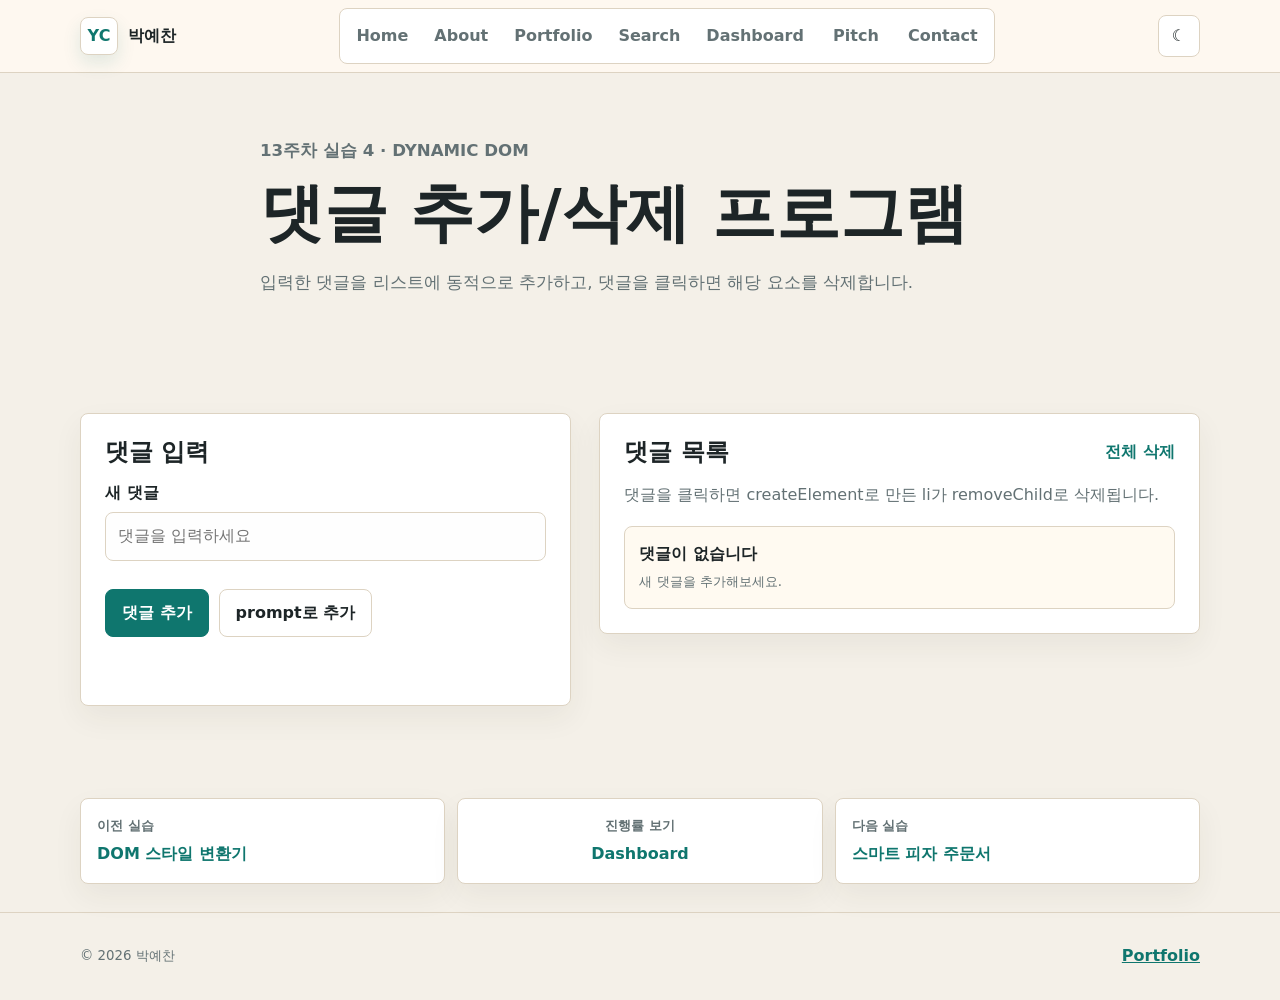
<file: dom_list.html>
<!DOCTYPE html>
<html lang="ko">
<head>
  <meta charset="UTF-8">
  <meta name="viewport" content="width=device-width, initial-scale=1.0">
  <meta name="description" content="박예찬의 KW Internet 기말 프로젝트 포트폴리오입니다. 6개 실습, 대시보드, 검색, 발표 모드가 포함되어 있습니다.">
  <meta property="og:title" content="박예찬 KW Internet Final Project">
  <meta property="og:description" content="실습 진행률, 사이트 검색, 발표 모드, 저장 기능을 갖춘 박예찬의 웹 포트폴리오입니다.">
  <meta property="og:type" content="website">
  <meta property="og:url" content="https://devchanpark.github.io/KW-InterneT/">
  <meta property="og:image" content="https://devchanpark.github.io/KW-InterneT/assets/profile-visual.svg">
  <title>댓글 추가/삭제 | 박예찬</title>
  <link rel="stylesheet" href="style.css">
</head>
<body data-page="dom-list">
  <div class="scroll-progress" aria-hidden="true"><span></span></div>

  <header class="site-header">
    <div class="shell nav-shell">
      <a class="brand" href="index.html" aria-label="박예찬 홈">
        <span class="brand-mark">YC</span>
        <span>박예찬</span>
      </a>
      <nav class="site-nav" aria-label="주요 메뉴">
        <a href="index.html">Home</a>
        <a href="about.html">About</a>
        <a href="portfolio.html">Portfolio</a>
        <a href="search.html">Search</a>
        <a href="dashboard.html">Dashboard</a>
        <a href="presentation.html">Pitch</a>
        <a href="contact.html">Contact</a>
      </nav>
      <button class="icon-button theme-toggle" type="button" data-theme-toggle aria-label="테마 변경" title="테마 변경">
        <span data-theme-icon>☾</span>
      </button>
    </div>
  </header>

  <main>
    <section class="page-hero">
      <div class="shell narrow reveal">
        <p class="eyebrow">13주차 실습 4 · Dynamic DOM</p>
        <h1>댓글 추가/삭제 프로그램</h1>
        <p>입력한 댓글을 리스트에 동적으로 추가하고, 댓글을 클릭하면 해당 요소를 삭제합니다.</p>
      </div>
    </section>

    <section class="section-band">
      <div class="shell tool-grid">
        <form class="tool-panel reveal" id="domCommentForm">
          <h2>댓글 입력</h2>
          <label for="commentInput">새 댓글</label>
          <input id="commentInput" type="text" placeholder="댓글을 입력하세요">
          <div class="button-row">
            <button class="button primary" type="submit">댓글 추가</button>
            <button class="button ghost" type="button" id="commentPrompt">prompt로 추가</button>
          </div>
          <p class="tool-result" id="commentStatus" role="status"></p>
        </form>

        <article class="tool-panel reveal">
          <div class="panel-title">
            <h2>댓글 목록</h2>
            <button class="text-button" type="button" id="commentClear">전체 삭제</button>
          </div>
          <p class="helper-text">댓글을 클릭하면 createElement로 만든 li가 removeChild로 삭제됩니다.</p>
          <ul class="event-list comment-list" id="commentList"></ul>
        </article>
      </div>
    </section>
  </main>

  <footer class="site-footer">
    <div class="shell footer-inner">
      <small>&copy; <span id="year"></span> 박예찬</small>
      <a href="portfolio.html">Portfolio</a>
    </div>
  </footer>

  <button class="back-top" type="button" data-back-top aria-label="맨 위로 이동">↑</button>
  <script src="script.js"></script>
</body>
</html>
</file>
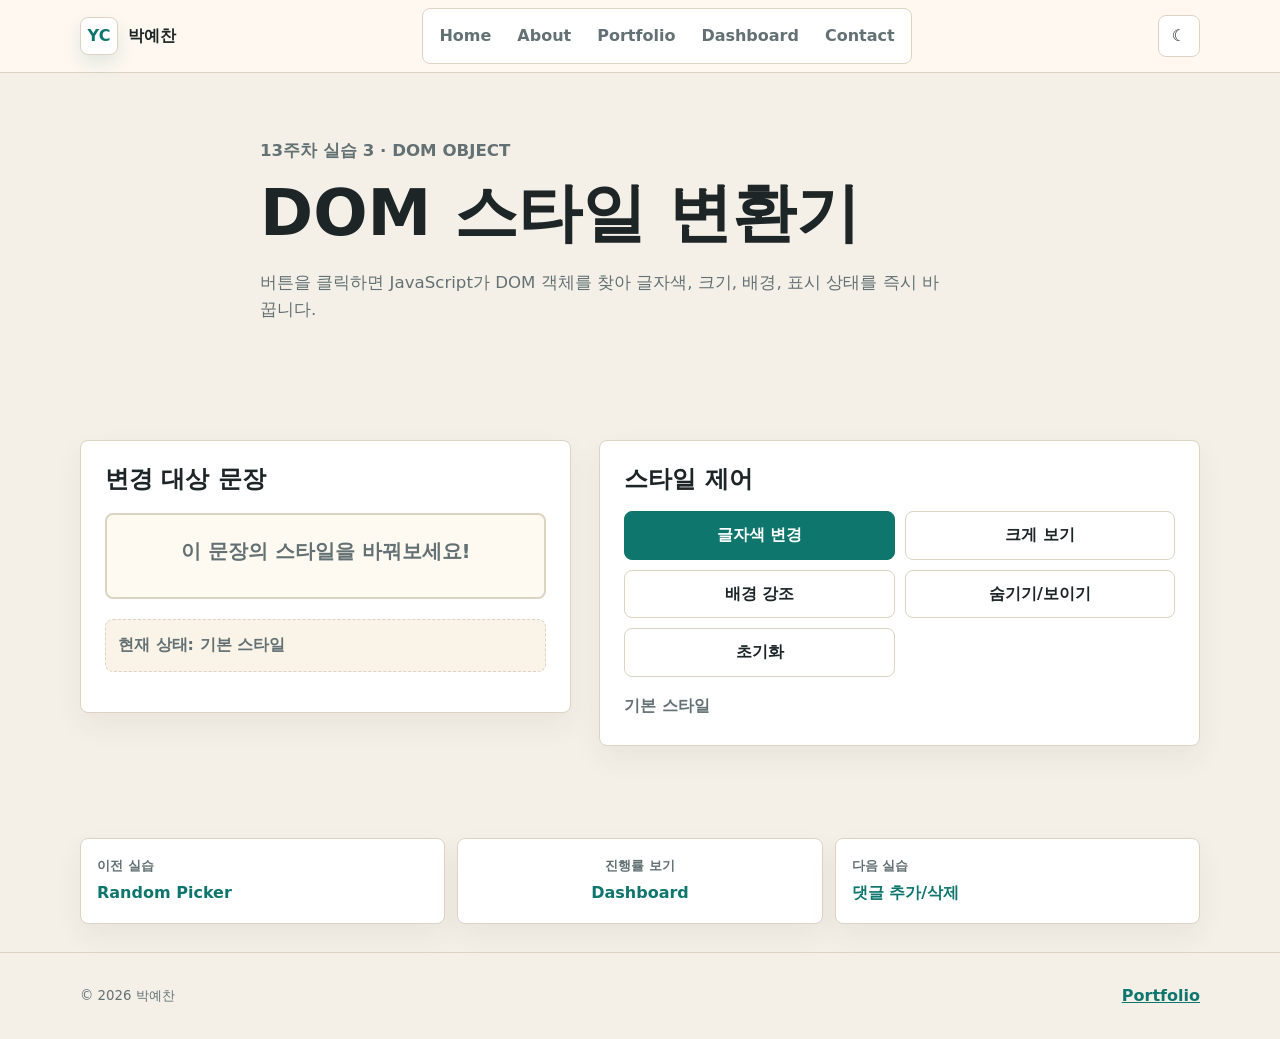
<file: dom_style.html>
<!DOCTYPE html>
<html lang="ko">
<head>
  <meta charset="UTF-8">
  <meta name="viewport" content="width=device-width, initial-scale=1.0">
  <title>DOM 스타일 변환기 | 박예찬</title>
  <link rel="stylesheet" href="style.css">
</head>
<body data-page="dom-style">
  <div class="scroll-progress" aria-hidden="true"><span></span></div>

  <header class="site-header">
    <div class="shell nav-shell">
      <a class="brand" href="index.html" aria-label="박예찬 홈">
        <span class="brand-mark">YC</span>
        <span>박예찬</span>
      </a>
      <nav class="site-nav" aria-label="주요 메뉴">
        <a href="index.html">Home</a>
        <a href="about.html">About</a>
        <a href="portfolio.html">Portfolio</a>
        <a href="dashboard.html">Dashboard</a>
        <a href="contact.html">Contact</a>
      </nav>
      <button class="icon-button theme-toggle" type="button" data-theme-toggle aria-label="테마 변경" title="테마 변경">
        <span data-theme-icon>☾</span>
      </button>
    </div>
  </header>

  <main>
    <section class="page-hero">
      <div class="shell narrow reveal">
        <p class="eyebrow">13주차 실습 3 · DOM Object</p>
        <h1>DOM 스타일 변환기</h1>
        <p>버튼을 클릭하면 JavaScript가 DOM 객체를 찾아 글자색, 크기, 배경, 표시 상태를 즉시 바꿉니다.</p>
      </div>
    </section>

    <section class="section-band">
      <div class="shell tool-grid">
        <article class="tool-panel reveal">
          <h2>변경 대상 문장</h2>
          <p id="target" class="style-target">이 문장의 스타일을 바꿔보세요!</p>
          <p class="style-state" id="styleState">현재 상태: 기본 스타일</p>
        </article>

        <article class="tool-panel reveal">
          <h2>스타일 제어</h2>
          <div class="control-grid">
            <button class="button primary" type="button" onclick="changeColor()">글자색 변경</button>
            <button class="button ghost" type="button" onclick="changeSize()">크게 보기</button>
            <button class="button ghost" type="button" onclick="changeBackground()">배경 강조</button>
            <button class="button ghost" type="button" onclick="toggleVisibility()">숨기기/보이기</button>
            <button class="button ghost" type="button" onclick="resetDomStyle()">초기화</button>
          </div>
          <p class="tool-result" id="domStyleResult" role="status"></p>
        </article>
      </div>
    </section>
  </main>

  <footer class="site-footer">
    <div class="shell footer-inner">
      <small>&copy; <span id="year"></span> 박예찬</small>
      <a href="portfolio.html">Portfolio</a>
    </div>
  </footer>

  <button class="back-top" type="button" data-back-top aria-label="맨 위로 이동">↑</button>
  <script src="script.js"></script>
</body>
</html>
</file>
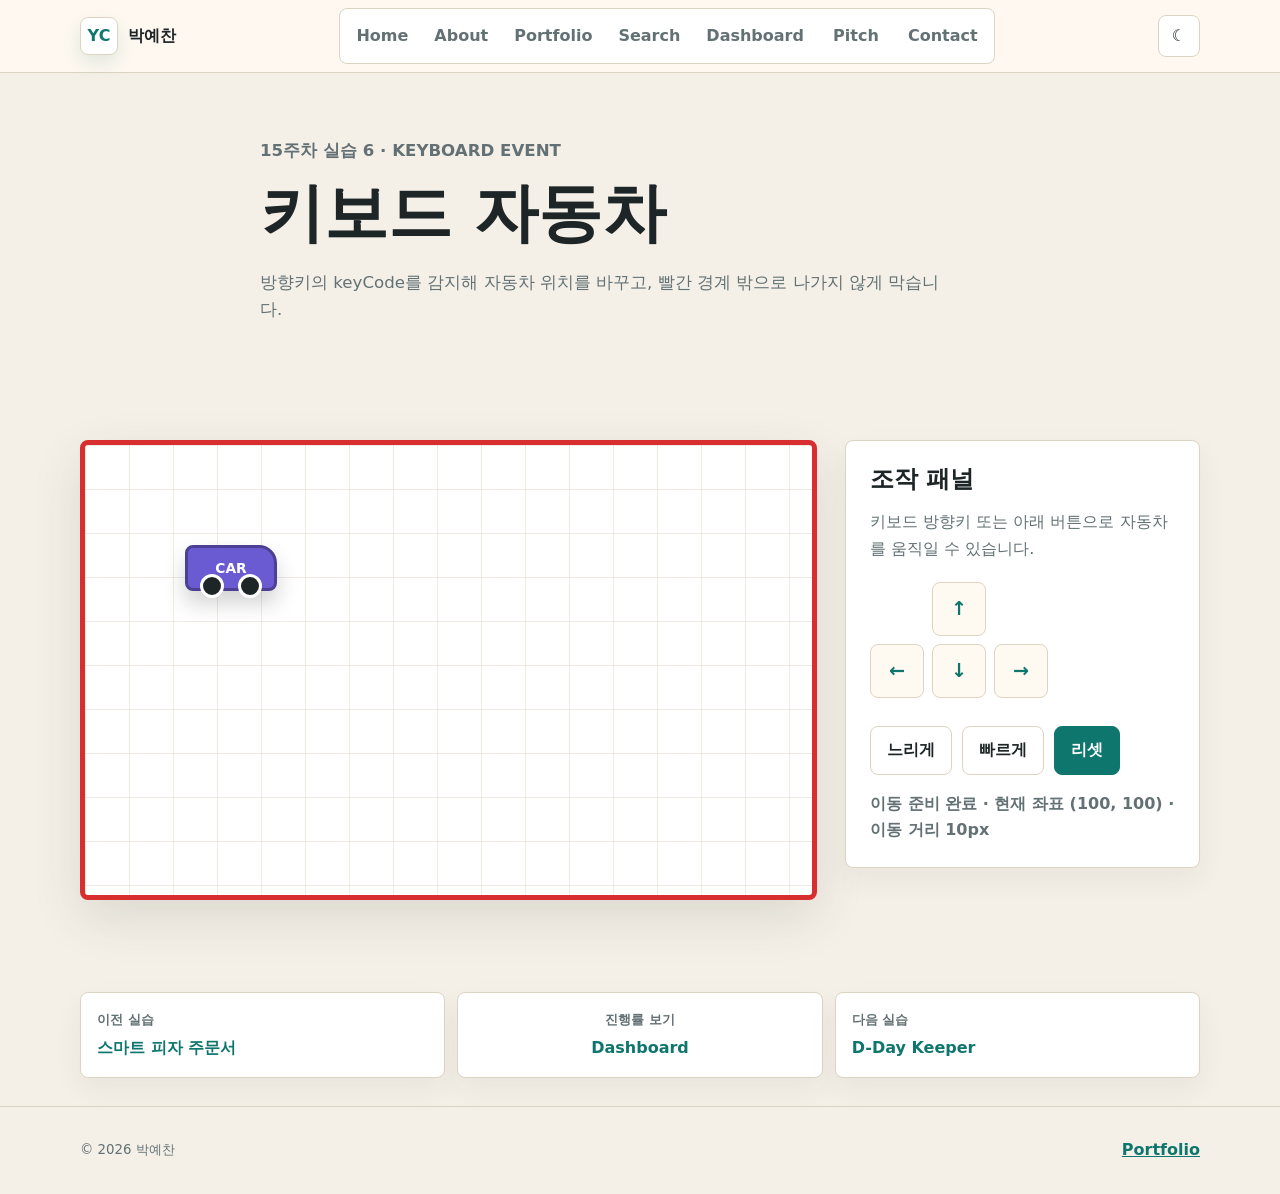
<file: event_car.html>
<!DOCTYPE html>
<html lang="ko">
<head>
  <meta charset="UTF-8">
  <meta name="viewport" content="width=device-width, initial-scale=1.0">
  <meta name="description" content="박예찬의 KW Internet 기말 프로젝트 포트폴리오입니다. 6개 실습, 대시보드, 검색, 발표 모드가 포함되어 있습니다.">
  <meta property="og:title" content="박예찬 KW Internet Final Project">
  <meta property="og:description" content="실습 진행률, 사이트 검색, 발표 모드, 저장 기능을 갖춘 박예찬의 웹 포트폴리오입니다.">
  <meta property="og:type" content="website">
  <meta property="og:url" content="https://devchanpark.github.io/KW-InterneT/">
  <meta property="og:image" content="https://devchanpark.github.io/KW-InterneT/assets/profile-visual.svg">
  <title>키보드 자동차 | 박예찬</title>
  <link rel="stylesheet" href="style.css">
</head>
<body data-page="event-car">
  <div class="scroll-progress" aria-hidden="true"><span></span></div>

  <header class="site-header">
    <div class="shell nav-shell">
      <a class="brand" href="index.html" aria-label="박예찬 홈">
        <span class="brand-mark">YC</span>
        <span>박예찬</span>
      </a>
      <nav class="site-nav" aria-label="주요 메뉴">
        <a href="index.html">Home</a>
        <a href="about.html">About</a>
        <a href="portfolio.html">Portfolio</a>
        <a href="search.html">Search</a>
        <a href="dashboard.html">Dashboard</a>
        <a href="presentation.html">Pitch</a>
        <a href="contact.html">Contact</a>
      </nav>
      <button class="icon-button theme-toggle" type="button" data-theme-toggle aria-label="테마 변경" title="테마 변경">
        <span data-theme-icon>☾</span>
      </button>
    </div>
  </header>

  <main>
    <section class="page-hero">
      <div class="shell narrow reveal">
        <p class="eyebrow">15주차 실습 6 · Keyboard Event</p>
        <h1>키보드 자동차</h1>
        <p>방향키의 keyCode를 감지해 자동차 위치를 바꾸고, 빨간 경계 밖으로 나가지 않게 막습니다.</p>
      </div>
    </section>

    <section class="section-band">
      <div class="shell car-layout">
        <div class="car-stage reveal" id="carStage" tabindex="0" aria-label="자동차 이동 영역">
          <div id="car" aria-label="자동차">CAR</div>
        </div>

        <aside class="tool-panel reveal">
          <h2>조작 패널</h2>
          <p class="helper-text">키보드 방향키 또는 아래 버튼으로 자동차를 움직일 수 있습니다.</p>
          <div class="direction-pad" id="carControls" aria-label="자동차 이동 버튼">
            <button type="button" data-car-move="up">↑</button>
            <button type="button" data-car-move="left">←</button>
            <button type="button" data-car-move="down">↓</button>
            <button type="button" data-car-move="right">→</button>
          </div>
          <div class="button-row">
            <button class="button ghost" type="button" id="carSlower">느리게</button>
            <button class="button ghost" type="button" id="carFaster">빠르게</button>
            <button class="button primary" type="button" id="carReset">리셋</button>
          </div>
          <p class="tool-result" id="carStatus" role="status"></p>
        </aside>
      </div>
    </section>
  </main>

  <footer class="site-footer">
    <div class="shell footer-inner">
      <small>&copy; <span id="year"></span> 박예찬</small>
      <a href="portfolio.html">Portfolio</a>
    </div>
  </footer>

  <button class="back-top" type="button" data-back-top aria-label="맨 위로 이동">↑</button>
  <script src="script.js"></script>
</body>
</html>
</file>
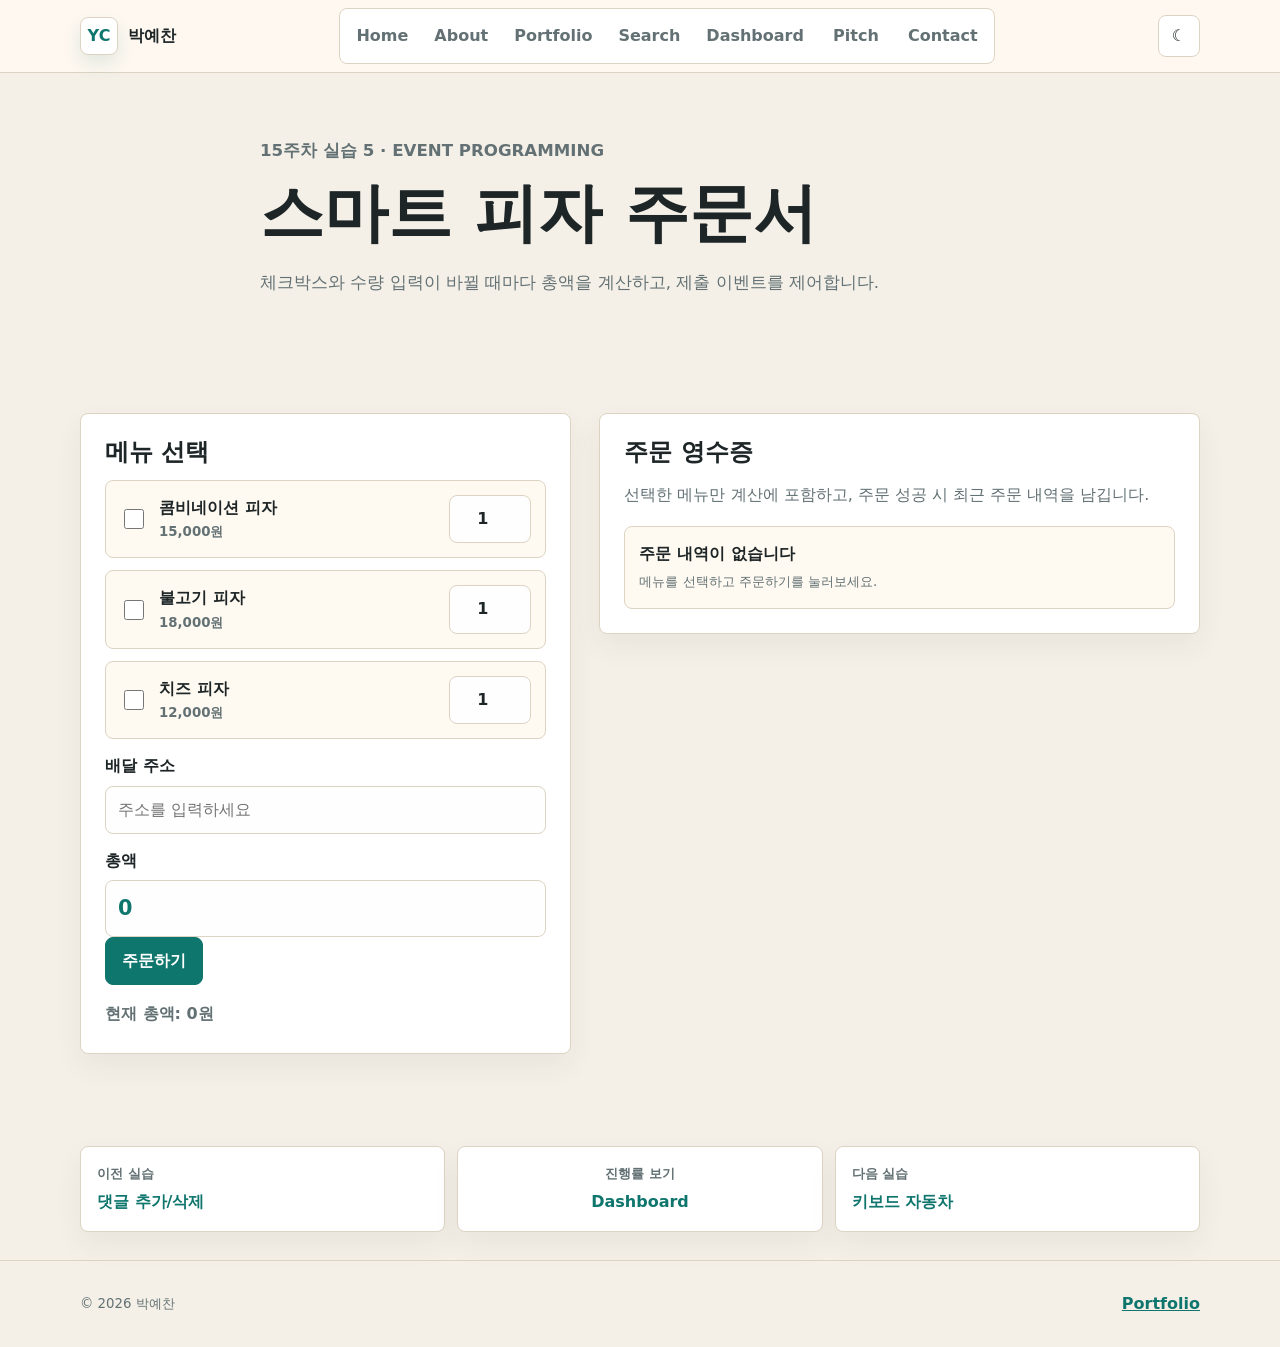
<file: event_order.html>
<!DOCTYPE html>
<html lang="ko">
<head>
  <meta charset="UTF-8">
  <meta name="viewport" content="width=device-width, initial-scale=1.0">
  <meta name="description" content="박예찬의 KW Internet 기말 프로젝트 포트폴리오입니다. 6개 실습, 대시보드, 검색, 발표 모드가 포함되어 있습니다.">
  <meta property="og:title" content="박예찬 KW Internet Final Project">
  <meta property="og:description" content="실습 진행률, 사이트 검색, 발표 모드, 저장 기능을 갖춘 박예찬의 웹 포트폴리오입니다.">
  <meta property="og:type" content="website">
  <meta property="og:url" content="https://devchanpark.github.io/KW-InterneT/">
  <meta property="og:image" content="https://devchanpark.github.io/KW-InterneT/assets/profile-visual.svg">
  <title>스마트 피자 주문서 | 박예찬</title>
  <link rel="stylesheet" href="style.css">
</head>
<body data-page="event-order">
  <div class="scroll-progress" aria-hidden="true"><span></span></div>

  <header class="site-header">
    <div class="shell nav-shell">
      <a class="brand" href="index.html" aria-label="박예찬 홈">
        <span class="brand-mark">YC</span>
        <span>박예찬</span>
      </a>
      <nav class="site-nav" aria-label="주요 메뉴">
        <a href="index.html">Home</a>
        <a href="about.html">About</a>
        <a href="portfolio.html">Portfolio</a>
        <a href="search.html">Search</a>
        <a href="dashboard.html">Dashboard</a>
        <a href="presentation.html">Pitch</a>
        <a href="contact.html">Contact</a>
      </nav>
      <button class="icon-button theme-toggle" type="button" data-theme-toggle aria-label="테마 변경" title="테마 변경">
        <span data-theme-icon>☾</span>
      </button>
    </div>
  </header>

  <main>
    <section class="page-hero">
      <div class="shell narrow reveal">
        <p class="eyebrow">15주차 실습 5 · Event Programming</p>
        <h1>스마트 피자 주문서</h1>
        <p>체크박스와 수량 입력이 바뀔 때마다 총액을 계산하고, 제출 이벤트를 제어합니다.</p>
      </div>
    </section>

    <section class="section-band">
      <div class="shell tool-grid">
        <form class="tool-panel reveal" id="orderForm" onsubmit="return validate(event)">
          <h2>메뉴 선택</h2>
          <div id="menu_box" class="menu-box">
            <label class="menu-item">
              <input type="checkbox" class="menu-check" value="15000" onchange="recalc()">
              <span>
                <strong>콤비네이션 피자</strong>
                <small>15,000원</small>
              </span>
              <input type="number" class="menu-qty" value="1" min="1" onchange="recalc()" oninput="recalc()" onkeyup="recalc()" aria-label="콤비네이션 피자 수량">
            </label>
            <label class="menu-item">
              <input type="checkbox" class="menu-check" value="18000" onchange="recalc()">
              <span>
                <strong>불고기 피자</strong>
                <small>18,000원</small>
              </span>
              <input type="number" class="menu-qty" value="1" min="1" onchange="recalc()" oninput="recalc()" onkeyup="recalc()" aria-label="불고기 피자 수량">
            </label>
            <label class="menu-item">
              <input type="checkbox" class="menu-check" value="12000" onchange="recalc()">
              <span>
                <strong>치즈 피자</strong>
                <small>12,000원</small>
              </span>
              <input type="number" class="menu-qty" value="1" min="1" onchange="recalc()" oninput="recalc()" onkeyup="recalc()" aria-label="치즈 피자 수량">
            </label>
          </div>

          <label for="address">배달 주소</label>
          <input id="address" type="text" placeholder="주소를 입력하세요" onblur="validateAddress()">

          <label for="total">총액</label>
          <input id="total" class="order-total" type="text" value="0" readonly>

          <button class="button primary" type="submit">주문하기</button>
          <p class="tool-result" id="orderResult" role="status"></p>
        </form>

        <article class="tool-panel reveal">
          <h2>주문 영수증</h2>
          <p class="helper-text">선택한 메뉴만 계산에 포함하고, 주문 성공 시 최근 주문 내역을 남깁니다.</p>
          <ul class="event-list receipt-list" id="orderReceipt"></ul>
        </article>
      </div>
    </section>
  </main>

  <footer class="site-footer">
    <div class="shell footer-inner">
      <small>&copy; <span id="year"></span> 박예찬</small>
      <a href="portfolio.html">Portfolio</a>
    </div>
  </footer>

  <button class="back-top" type="button" data-back-top aria-label="맨 위로 이동">↑</button>
  <script src="script.js"></script>
</body>
</html>
</file>
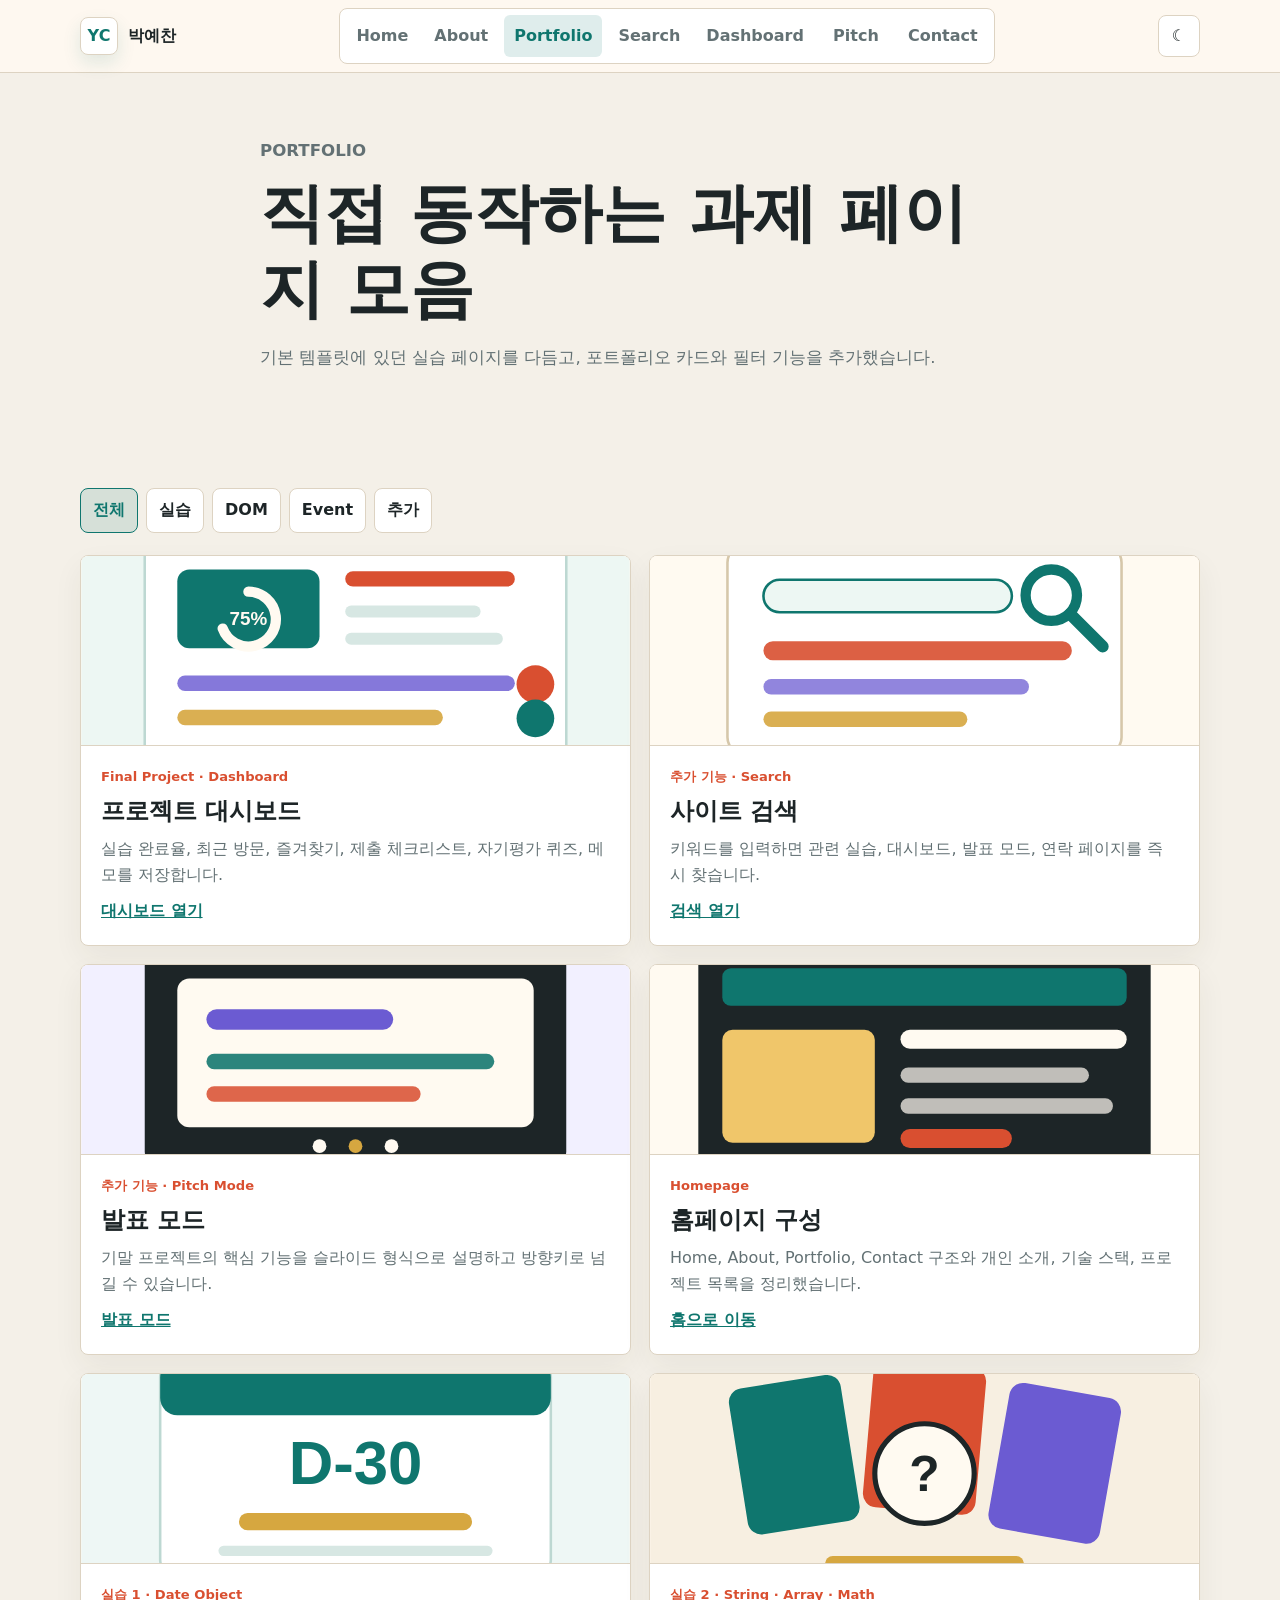
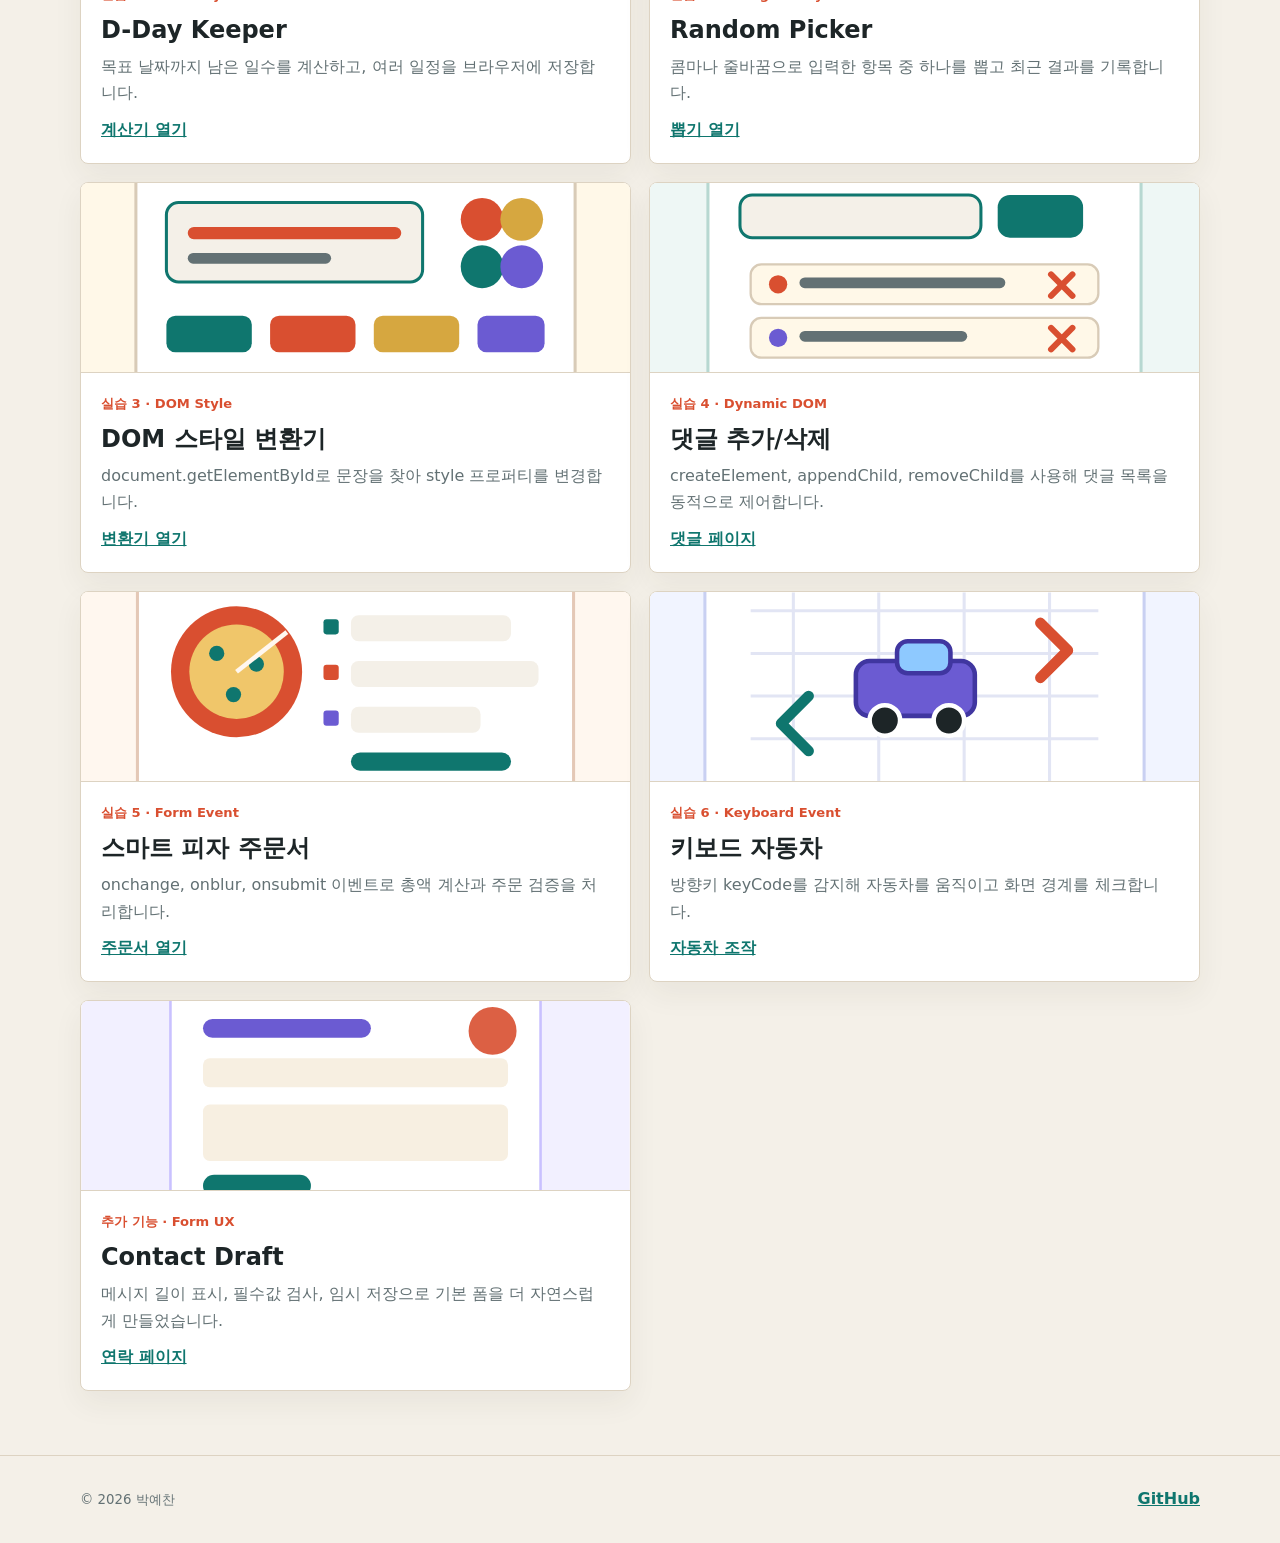
<file: portfolio.html>
<!DOCTYPE html>
<html lang="ko">
<head>
  <meta charset="UTF-8">
  <meta name="viewport" content="width=device-width, initial-scale=1.0">
  <meta name="description" content="박예찬의 KW Internet 기말 프로젝트 포트폴리오입니다. 6개 실습, 대시보드, 검색, 발표 모드가 포함되어 있습니다.">
  <meta property="og:title" content="박예찬 KW Internet Final Project">
  <meta property="og:description" content="실습 진행률, 사이트 검색, 발표 모드, 저장 기능을 갖춘 박예찬의 웹 포트폴리오입니다.">
  <meta property="og:type" content="website">
  <meta property="og:url" content="https://devchanpark.github.io/KW-InterneT/">
  <meta property="og:image" content="https://devchanpark.github.io/KW-InterneT/assets/profile-visual.svg">
  <title>Portfolio | 박예찬</title>
  <link rel="stylesheet" href="style.css">
</head>
<body data-page="portfolio">
  <div class="scroll-progress" aria-hidden="true"><span></span></div>

  <header class="site-header">
    <div class="shell nav-shell">
      <a class="brand" href="index.html" aria-label="박예찬 홈">
        <span class="brand-mark">YC</span>
        <span>박예찬</span>
      </a>
      <nav class="site-nav" aria-label="주요 메뉴">
        <a href="index.html">Home</a>
        <a href="about.html">About</a>
        <a href="portfolio.html">Portfolio</a>
        <a href="search.html">Search</a>
        <a href="dashboard.html">Dashboard</a>
        <a href="presentation.html">Pitch</a>
        <a href="contact.html">Contact</a>
      </nav>
      <button class="icon-button theme-toggle" type="button" data-theme-toggle aria-label="테마 변경" title="테마 변경">
        <span data-theme-icon>☾</span>
      </button>
    </div>
  </header>

  <main>
    <section class="page-hero">
      <div class="shell narrow reveal">
        <p class="eyebrow">Portfolio</p>
        <h1>직접 동작하는 과제 페이지 모음</h1>
        <p>기본 템플릿에 있던 실습 페이지를 다듬고, 포트폴리오 카드와 필터 기능을 추가했습니다.</p>
      </div>
    </section>

    <section class="section-band">
      <div class="shell">
        <div class="filter-bar reveal" role="group" aria-label="프로젝트 필터">
          <button class="filter-btn is-active" type="button" data-filter="all">전체</button>
          <button class="filter-btn" type="button" data-filter="practice">실습</button>
          <button class="filter-btn" type="button" data-filter="dom">DOM</button>
          <button class="filter-btn" type="button" data-filter="event">Event</button>
          <button class="filter-btn" type="button" data-filter="extra">추가</button>
        </div>

        <div class="project-grid" aria-live="polite">
          <article class="project-card reveal" data-project-card data-tags="web extra">
            <img src="assets/project-dashboard.svg" alt="기말 프로젝트 대시보드 썸네일">
            <div class="project-body">
              <span class="tag-line">Final Project · Dashboard</span>
              <h2>프로젝트 대시보드</h2>
              <p>실습 완료율, 최근 방문, 즐겨찾기, 제출 체크리스트, 자기평가 퀴즈, 메모를 저장합니다.</p>
              <a href="dashboard.html">대시보드 열기</a>
            </div>
          </article>

          <article class="project-card reveal" data-project-card data-tags="web extra">
            <img src="assets/project-search.svg" alt="사이트 검색 기능 썸네일">
            <div class="project-body">
              <span class="tag-line">추가 기능 · Search</span>
              <h2>사이트 검색</h2>
              <p>키워드를 입력하면 관련 실습, 대시보드, 발표 모드, 연락 페이지를 즉시 찾습니다.</p>
              <a href="search.html">검색 열기</a>
            </div>
          </article>

          <article class="project-card reveal" data-project-card data-tags="web extra">
            <img src="assets/project-pitch.svg" alt="발표 모드 썸네일">
            <div class="project-body">
              <span class="tag-line">추가 기능 · Pitch Mode</span>
              <h2>발표 모드</h2>
              <p>기말 프로젝트의 핵심 기능을 슬라이드 형식으로 설명하고 방향키로 넘길 수 있습니다.</p>
              <a href="presentation.html">발표 모드</a>
            </div>
          </article>

          <article class="project-card reveal" data-project-card data-tags="web extra">
            <img src="assets/project-web.svg" alt="포트폴리오 화면 썸네일">
            <div class="project-body">
              <span class="tag-line">Homepage</span>
              <h2>홈페이지 구성</h2>
              <p>Home, About, Portfolio, Contact 구조와 개인 소개, 기술 스택, 프로젝트 목록을 정리했습니다.</p>
              <a href="index.html">홈으로 이동</a>
            </div>
          </article>

          <article class="project-card reveal" data-project-card data-tags="practice js tool">
            <img src="assets/project-dday.svg" alt="달력과 날짜 계산 썸네일">
            <div class="project-body">
              <span class="tag-line">실습 1 · Date Object</span>
              <h2>D-Day Keeper</h2>
              <p>목표 날짜까지 남은 일수를 계산하고, 여러 일정을 브라우저에 저장합니다.</p>
              <a href="dday.html">계산기 열기</a>
            </div>
          </article>

          <article class="project-card reveal" data-project-card data-tags="practice js tool">
            <img src="assets/project-random.svg" alt="랜덤 뽑기 썸네일">
            <div class="project-body">
              <span class="tag-line">실습 2 · String · Array · Math</span>
              <h2>Random Picker</h2>
              <p>콤마나 줄바꿈으로 입력한 항목 중 하나를 뽑고 최근 결과를 기록합니다.</p>
              <a href="random.html">뽑기 열기</a>
            </div>
          </article>

          <article class="project-card reveal" data-project-card data-tags="practice dom js">
            <img src="assets/project-dom-style.svg" alt="DOM 스타일 변환기 썸네일">
            <div class="project-body">
              <span class="tag-line">실습 3 · DOM Style</span>
              <h2>DOM 스타일 변환기</h2>
              <p>document.getElementById로 문장을 찾아 style 프로퍼티를 변경합니다.</p>
              <a href="dom_style.html">변환기 열기</a>
            </div>
          </article>

          <article class="project-card reveal" data-project-card data-tags="practice dom js">
            <img src="assets/project-dom-list.svg" alt="댓글 추가 삭제 썸네일">
            <div class="project-body">
              <span class="tag-line">실습 4 · Dynamic DOM</span>
              <h2>댓글 추가/삭제</h2>
              <p>createElement, appendChild, removeChild를 사용해 댓글 목록을 동적으로 제어합니다.</p>
              <a href="dom_list.html">댓글 페이지</a>
            </div>
          </article>

          <article class="project-card reveal" data-project-card data-tags="practice event js">
            <img src="assets/project-order.svg" alt="스마트 피자 주문서 썸네일">
            <div class="project-body">
              <span class="tag-line">실습 5 · Form Event</span>
              <h2>스마트 피자 주문서</h2>
              <p>onchange, onblur, onsubmit 이벤트로 총액 계산과 주문 검증을 처리합니다.</p>
              <a href="event_order.html">주문서 열기</a>
            </div>
          </article>

          <article class="project-card reveal" data-project-card data-tags="practice event js">
            <img src="assets/project-car.svg" alt="키보드 자동차 썸네일">
            <div class="project-body">
              <span class="tag-line">실습 6 · Keyboard Event</span>
              <h2>키보드 자동차</h2>
              <p>방향키 keyCode를 감지해 자동차를 움직이고 화면 경계를 체크합니다.</p>
              <a href="event_car.html">자동차 조작</a>
            </div>
          </article>

          <article class="project-card reveal" data-project-card data-tags="web extra">
            <img src="assets/project-contact.svg" alt="연락 폼 썸네일">
            <div class="project-body">
              <span class="tag-line">추가 기능 · Form UX</span>
              <h2>Contact Draft</h2>
              <p>메시지 길이 표시, 필수값 검사, 임시 저장으로 기본 폼을 더 자연스럽게 만들었습니다.</p>
              <a href="contact.html">연락 페이지</a>
            </div>
          </article>
        </div>

        <p class="empty-state" data-empty-projects hidden>해당하는 프로젝트가 없습니다.</p>
      </div>
    </section>
  </main>

  <footer class="site-footer">
    <div class="shell footer-inner">
      <small>&copy; <span id="year"></span> 박예찬</small>
      <a href="https://github.com/DevChanPark" target="_blank" rel="noreferrer">GitHub</a>
    </div>
  </footer>

  <button class="back-top" type="button" data-back-top aria-label="맨 위로 이동">↑</button>
  <script src="script.js"></script>
</body>
</html>
</file>
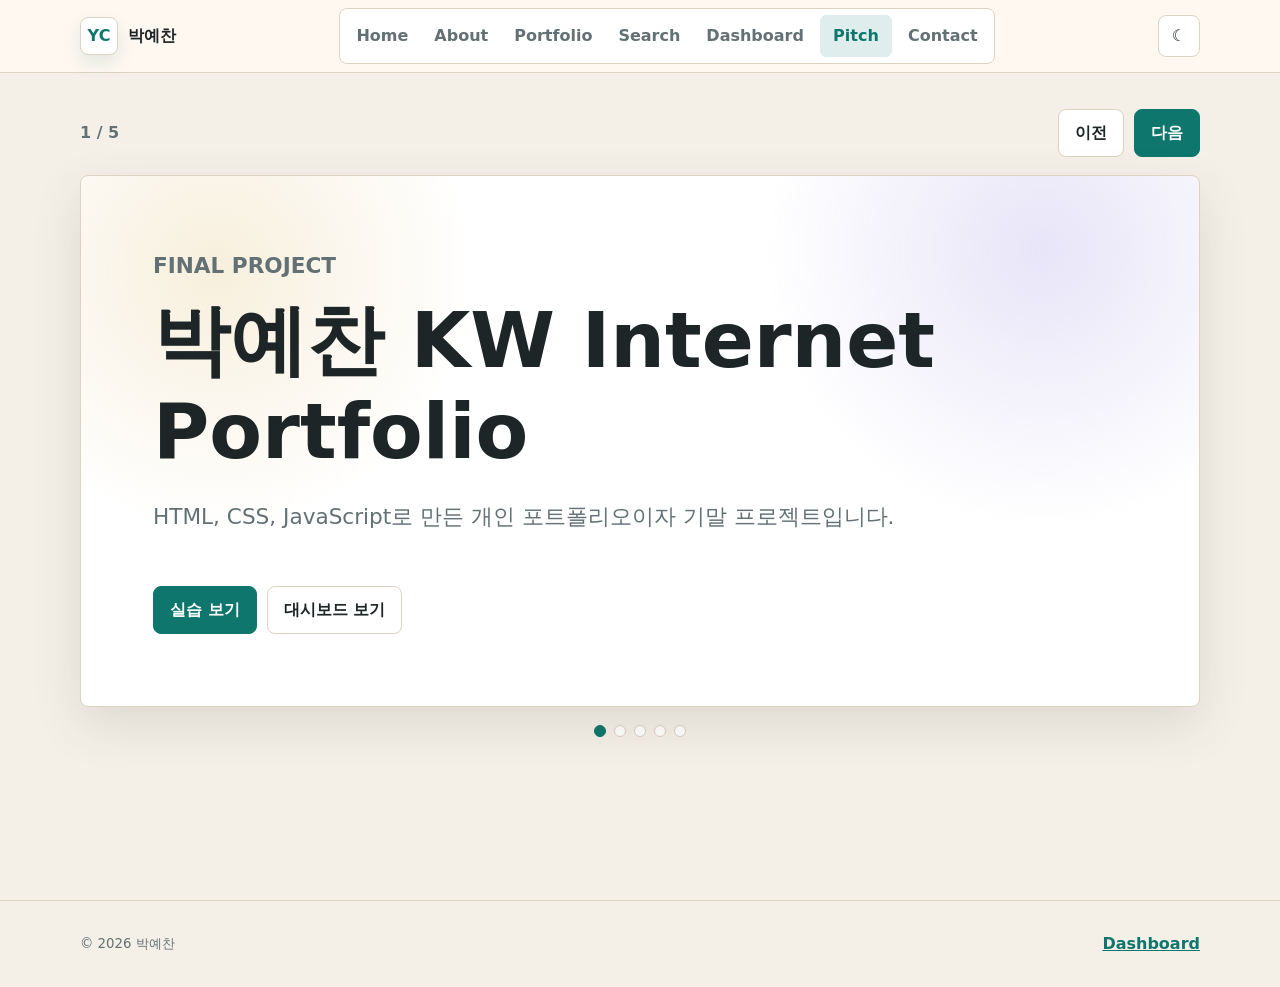
<file: presentation.html>
<!DOCTYPE html>
<html lang="ko">
<head>
  <meta charset="UTF-8">
  <meta name="viewport" content="width=device-width, initial-scale=1.0">
  <meta name="description" content="박예찬의 KW Internet 기말 프로젝트 포트폴리오입니다. 6개 실습, 대시보드, 검색, 발표 모드가 포함되어 있습니다.">
  <meta property="og:title" content="박예찬 KW Internet Final Project">
  <meta property="og:description" content="실습 진행률, 사이트 검색, 발표 모드, 저장 기능을 갖춘 박예찬의 웹 포트폴리오입니다.">
  <meta property="og:type" content="website">
  <meta property="og:url" content="https://devchanpark.github.io/KW-InterneT/">
  <meta property="og:image" content="https://devchanpark.github.io/KW-InterneT/assets/profile-visual.svg">
  <title>Pitch Mode | 박예찬</title>
  <link rel="stylesheet" href="style.css">
</head>
<body data-page="presentation">
  <div class="scroll-progress" aria-hidden="true"><span></span></div>

  <header class="site-header">
    <div class="shell nav-shell">
      <a class="brand" href="index.html" aria-label="박예찬 홈">
        <span class="brand-mark">YC</span>
        <span>박예찬</span>
      </a>
      <nav class="site-nav" aria-label="주요 메뉴">
        <a href="index.html">Home</a>
        <a href="about.html">About</a>
        <a href="portfolio.html">Portfolio</a>
        <a href="search.html">Search</a>
        <a href="dashboard.html">Dashboard</a>
        <a href="presentation.html">Pitch</a>
        <a href="contact.html">Contact</a>
      </nav>
      <button class="icon-button theme-toggle" type="button" data-theme-toggle aria-label="테마 변경" title="테마 변경">
        <span data-theme-icon>☾</span>
      </button>
    </div>
  </header>

  <main>
    <section class="presentation-mode" id="presentationMode">
      <div class="shell">
        <div class="presentation-toolbar">
          <span id="slideCounter">1 / 5</span>
          <div class="button-row compact">
            <button class="button ghost" type="button" id="prevSlide">이전</button>
            <button class="button primary" type="button" id="nextSlide">다음</button>
          </div>
        </div>

        <div class="slide-deck" aria-live="polite">
          <article class="presentation-slide is-active" data-slide>
            <p class="eyebrow">Final Project</p>
            <h1>박예찬 KW Internet Portfolio</h1>
            <p>HTML, CSS, JavaScript로 만든 개인 포트폴리오이자 기말 프로젝트입니다.</p>
            <div class="slide-actions">
              <a class="button primary" href="portfolio.html">실습 보기</a>
              <a class="button ghost" href="dashboard.html">대시보드 보기</a>
            </div>
          </article>

          <article class="presentation-slide" data-slide>
            <p class="eyebrow">Practice Pages</p>
            <h2>총 6개의 실습을 하나의 포트폴리오로 연결했습니다.</h2>
            <ul class="slide-list">
              <li>D-Day 계산기와 랜덤 뽑기</li>
              <li>DOM 스타일 변경과 댓글 추가/삭제</li>
              <li>피자 주문서와 키보드 자동차</li>
            </ul>
          </article>

          <article class="presentation-slide" data-slide>
            <p class="eyebrow">Extra Features</p>
            <h2>추가점수용 인터랙션을 별도로 구현했습니다.</h2>
            <ul class="slide-list">
              <li>다크 모드, 스크롤 진행률, 타이핑 효과</li>
              <li>프로젝트 필터, 사이트 검색, 404 페이지</li>
              <li>방문 기록, 즐겨찾기, 메모, 체크리스트 저장</li>
            </ul>
          </article>

          <article class="presentation-slide" data-slide>
            <p class="eyebrow">JavaScript</p>
            <h2>브라우저 저장소와 이벤트 처리를 적극 사용했습니다.</h2>
            <p>localStorage로 사용자 기록을 저장하고, click/input/submit/keydown 이벤트로 각 페이지가 직접 동작하게 만들었습니다.</p>
          </article>

          <article class="presentation-slide" data-slide>
            <p class="eyebrow">Submission</p>
            <h2>GitHub Pages로 실제 웹 배포까지 완료했습니다.</h2>
            <p>로컬 서버가 꺼져도 제출 링크는 계속 유지되며, 없는 주소는 404 페이지로 안내합니다.</p>
            <div class="slide-actions">
              <a class="button primary" href="https://devchanpark.github.io/KW-InterneT/" target="_blank" rel="noreferrer">배포 링크</a>
              <a class="button ghost" href="search.html">검색 기능</a>
            </div>
          </article>
        </div>

        <div class="slide-dots" id="slideDots" aria-label="슬라이드 이동"></div>
      </div>
    </section>
  </main>

  <footer class="site-footer">
    <div class="shell footer-inner">
      <small>&copy; <span id="year"></span> 박예찬</small>
      <a href="dashboard.html">Dashboard</a>
    </div>
  </footer>

  <script src="script.js"></script>
</body>
</html>
</file>
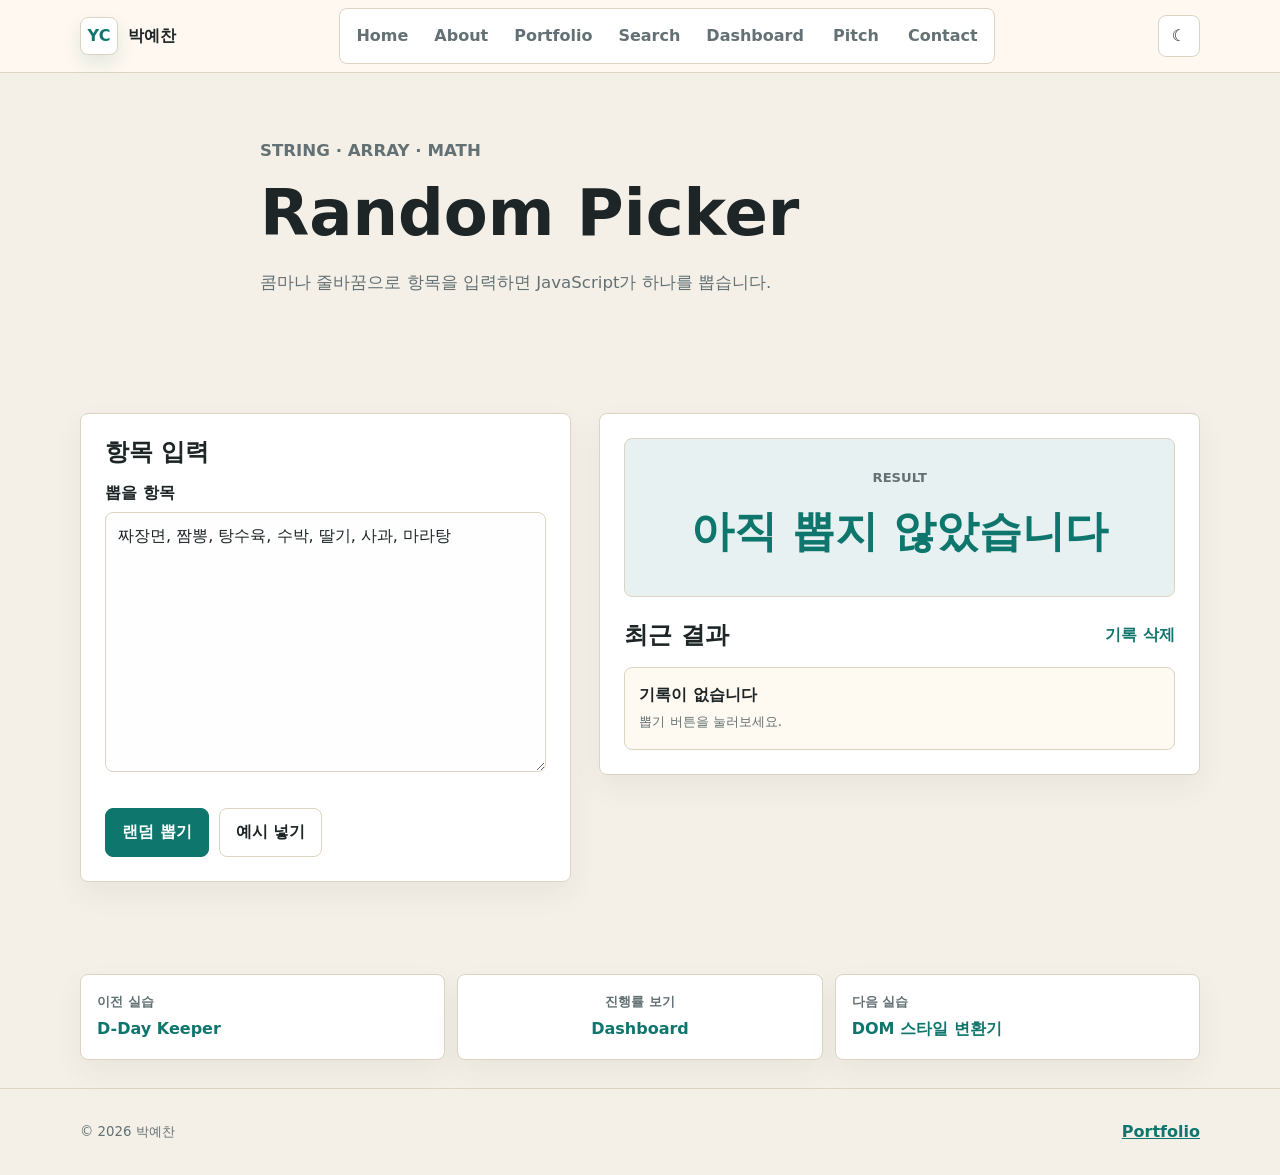
<file: random.html>
<!DOCTYPE html>
<html lang="ko">
<head>
  <meta charset="UTF-8">
  <meta name="viewport" content="width=device-width, initial-scale=1.0">
  <meta name="description" content="박예찬의 KW Internet 기말 프로젝트 포트폴리오입니다. 6개 실습, 대시보드, 검색, 발표 모드가 포함되어 있습니다.">
  <meta property="og:title" content="박예찬 KW Internet Final Project">
  <meta property="og:description" content="실습 진행률, 사이트 검색, 발표 모드, 저장 기능을 갖춘 박예찬의 웹 포트폴리오입니다.">
  <meta property="og:type" content="website">
  <meta property="og:url" content="https://devchanpark.github.io/KW-InterneT/">
  <meta property="og:image" content="https://devchanpark.github.io/KW-InterneT/assets/profile-visual.svg">
  <title>Random Picker | 박예찬</title>
  <link rel="stylesheet" href="style.css">
</head>
<body data-page="random">
  <div class="scroll-progress" aria-hidden="true"><span></span></div>

  <header class="site-header">
    <div class="shell nav-shell">
      <a class="brand" href="index.html" aria-label="박예찬 홈">
        <span class="brand-mark">YC</span>
        <span>박예찬</span>
      </a>
      <nav class="site-nav" aria-label="주요 메뉴">
        <a href="index.html">Home</a>
        <a href="about.html">About</a>
        <a href="portfolio.html">Portfolio</a>
        <a href="search.html">Search</a>
        <a href="dashboard.html">Dashboard</a>
        <a href="presentation.html">Pitch</a>
        <a href="contact.html">Contact</a>
      </nav>
      <button class="icon-button theme-toggle" type="button" data-theme-toggle aria-label="테마 변경" title="테마 변경">
        <span data-theme-icon>☾</span>
      </button>
    </div>
  </header>

  <main>
    <section class="page-hero">
      <div class="shell narrow reveal">
        <p class="eyebrow">String · Array · Math</p>
        <h1>Random Picker</h1>
        <p>콤마나 줄바꿈으로 항목을 입력하면 JavaScript가 하나를 뽑습니다.</p>
      </div>
    </section>

    <section class="section-band">
      <div class="shell tool-grid">
        <form class="tool-panel reveal" id="randomForm">
          <h2>항목 입력</h2>
          <label for="randomItems">뽑을 항목</label>
          <textarea id="randomItems" rows="9" placeholder="짜장면, 짬뽕, 탕수육"></textarea>

          <div class="button-row">
            <button class="button primary" type="submit">랜덤 뽑기</button>
            <button class="button ghost" type="button" id="randomSample">예시 넣기</button>
          </div>
        </form>

        <article class="tool-panel reveal">
          <div class="picker-display" aria-live="polite">
            <span>Result</span>
            <strong id="randomResult">아직 뽑지 않았습니다</strong>
          </div>
          <div class="panel-title">
            <h2>최근 결과</h2>
            <button class="text-button" type="button" id="randomClear">기록 삭제</button>
          </div>
          <ol class="history-list" id="randomHistory"></ol>
        </article>
      </div>
    </section>
  </main>

  <footer class="site-footer">
    <div class="shell footer-inner">
      <small>&copy; <span id="year"></span> 박예찬</small>
      <a href="portfolio.html">Portfolio</a>
    </div>
  </footer>

  <button class="back-top" type="button" data-back-top aria-label="맨 위로 이동">↑</button>
  <script src="script.js"></script>
</body>
</html>
</file>
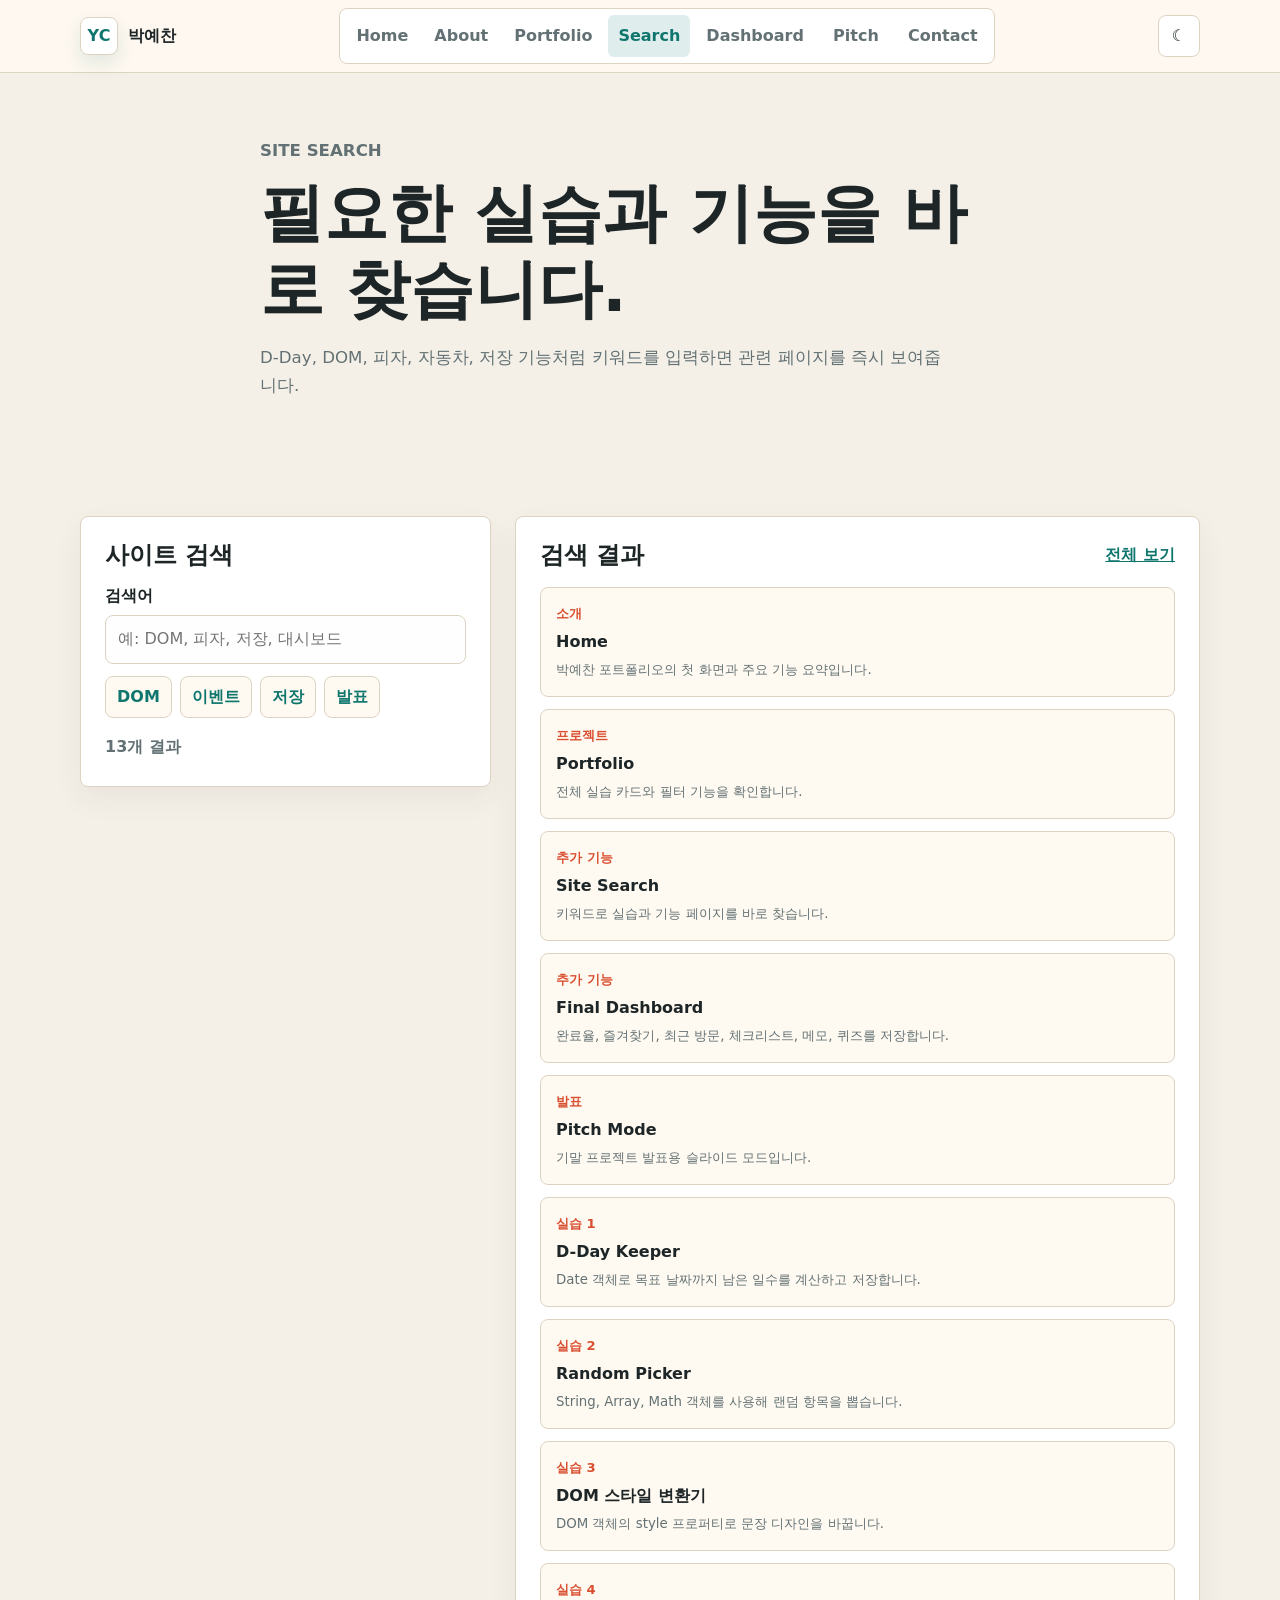
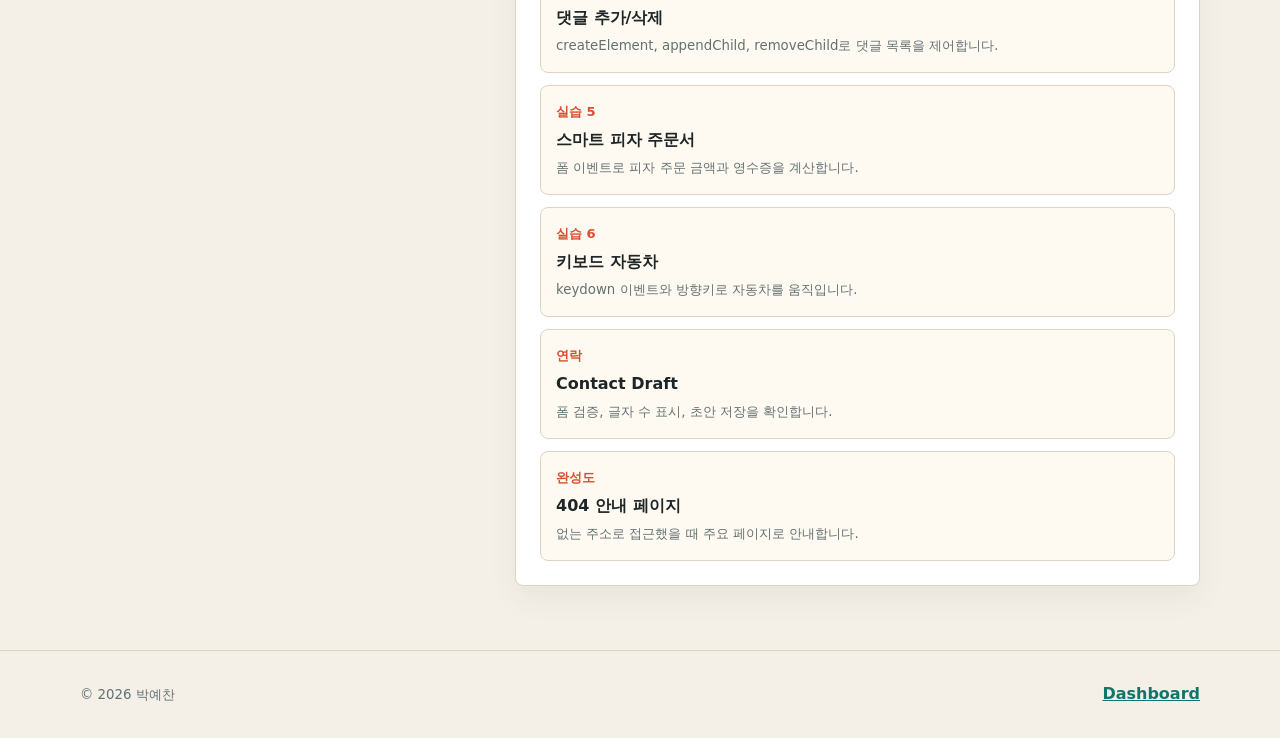
<file: search.html>
<!DOCTYPE html>
<html lang="ko">
<head>
  <meta charset="UTF-8">
  <meta name="viewport" content="width=device-width, initial-scale=1.0">
  <meta name="description" content="박예찬의 KW Internet 기말 프로젝트 포트폴리오입니다. 6개 실습, 대시보드, 검색, 발표 모드가 포함되어 있습니다.">
  <meta property="og:title" content="박예찬 KW Internet Final Project">
  <meta property="og:description" content="실습 진행률, 사이트 검색, 발표 모드, 저장 기능을 갖춘 박예찬의 웹 포트폴리오입니다.">
  <meta property="og:type" content="website">
  <meta property="og:url" content="https://devchanpark.github.io/KW-InterneT/">
  <meta property="og:image" content="https://devchanpark.github.io/KW-InterneT/assets/profile-visual.svg">
  <title>Search | 박예찬</title>
  <link rel="stylesheet" href="style.css">
</head>
<body data-page="search">
  <div class="scroll-progress" aria-hidden="true"><span></span></div>

  <header class="site-header">
    <div class="shell nav-shell">
      <a class="brand" href="index.html" aria-label="박예찬 홈">
        <span class="brand-mark">YC</span>
        <span>박예찬</span>
      </a>
      <nav class="site-nav" aria-label="주요 메뉴">
        <a href="index.html">Home</a>
        <a href="about.html">About</a>
        <a href="portfolio.html">Portfolio</a>
        <a href="search.html">Search</a>
        <a href="dashboard.html">Dashboard</a>
        <a href="presentation.html">Pitch</a>
        <a href="contact.html">Contact</a>
      </nav>
      <button class="icon-button theme-toggle" type="button" data-theme-toggle aria-label="테마 변경" title="테마 변경">
        <span data-theme-icon>☾</span>
      </button>
    </div>
  </header>

  <main>
    <section class="page-hero">
      <div class="shell narrow reveal">
        <p class="eyebrow">Site Search</p>
        <h1>필요한 실습과 기능을 바로 찾습니다.</h1>
        <p>D-Day, DOM, 피자, 자동차, 저장 기능처럼 키워드를 입력하면 관련 페이지를 즉시 보여줍니다.</p>
      </div>
    </section>

    <section class="section-band">
      <div class="shell search-layout site-search-widget">
        <article class="tool-panel reveal">
          <h2>사이트 검색</h2>
          <label for="siteSearchInput">검색어</label>
          <input id="siteSearchInput" type="search" data-site-search-input placeholder="예: DOM, 피자, 저장, 대시보드">
          <div class="search-chip-row">
            <button type="button" data-search-chip="DOM">DOM</button>
            <button type="button" data-search-chip="이벤트">이벤트</button>
            <button type="button" data-search-chip="저장">저장</button>
            <button type="button" data-search-chip="발표">발표</button>
          </div>
          <p class="tool-result" data-site-search-count role="status"></p>
        </article>

        <article class="tool-panel reveal">
          <div class="panel-title">
            <h2>검색 결과</h2>
            <a class="text-button" href="portfolio.html">전체 보기</a>
          </div>
          <div class="search-result-list" data-site-search-results></div>
        </article>
      </div>
    </section>
  </main>

  <footer class="site-footer">
    <div class="shell footer-inner">
      <small>&copy; <span id="year"></span> 박예찬</small>
      <a href="dashboard.html">Dashboard</a>
    </div>
  </footer>

  <button class="back-top" type="button" data-back-top aria-label="맨 위로 이동">↑</button>
  <script src="script.js"></script>
</body>
</html>
</file>
<file: style.css>
:root {
  color-scheme: light;
  --bg: #f4f0e8;
  --surface: #fffaf1;
  --surface-strong: #ffffff;
  --text: #1d2527;
  --muted: #637174;
  --line: #ddd3c2;
  --primary: #0f766e;
  --primary-strong: #0b5f59;
  --accent: #d94f30;
  --gold: #d6a740;
  --violet: #6b5bd2;
  --shadow: 0 18px 50px rgba(56, 47, 34, 0.12);
}

:root[data-theme="dark"] {
  color-scheme: dark;
  --bg: #101416;
  --surface: #171c1f;
  --surface-strong: #20272a;
  --text: #eef4ef;
  --muted: #a7b3b0;
  --line: #334042;
  --primary: #48b8a9;
  --primary-strong: #6ed6c6;
  --accent: #ff8a64;
  --gold: #f0c66a;
  --violet: #a59bff;
  --shadow: 0 20px 60px rgba(0, 0, 0, 0.34);
}

* {
  box-sizing: border-box;
}

html {
  scroll-behavior: smooth;
}

body {
  margin: 0;
  min-width: 320px;
  background: var(--bg);
  color: var(--text);
  font-family: system-ui, -apple-system, BlinkMacSystemFont, "Segoe UI", "Noto Sans KR", Arial, sans-serif;
  line-height: 1.65;
}

a {
  color: inherit;
}

img {
  display: block;
  max-width: 100%;
}

button,
input,
textarea {
  font: inherit;
}

button {
  cursor: pointer;
}

.shell {
  width: min(1120px, calc(100% - 40px));
  margin: 0 auto;
}

.narrow {
  max-width: 760px;
}

.scroll-progress {
  position: fixed;
  top: 0;
  left: 0;
  z-index: 50;
  width: 100%;
  height: 4px;
  background: transparent;
}

.scroll-progress span {
  display: block;
  width: 0%;
  height: 100%;
  background: linear-gradient(90deg, var(--primary), var(--accent), var(--gold));
}

.site-header {
  position: sticky;
  top: 0;
  z-index: 40;
  background: color-mix(in srgb, var(--surface) 86%, transparent);
  border-bottom: 1px solid var(--line);
  backdrop-filter: blur(16px);
}

.nav-shell {
  display: flex;
  align-items: center;
  justify-content: space-between;
  min-height: 72px;
  gap: 20px;
}

.brand {
  display: inline-flex;
  align-items: center;
  gap: 10px;
  color: var(--text);
  font-weight: 800;
  text-decoration: none;
}

.brand-mark {
  display: inline-grid;
  width: 38px;
  height: 38px;
  place-items: center;
  border: 1px solid var(--line);
  background: var(--surface-strong);
  color: var(--primary);
  border-radius: 8px;
  box-shadow: 0 8px 18px rgba(15, 118, 110, 0.12);
}

.site-nav {
  display: flex;
  align-items: center;
  justify-content: center;
  gap: 6px;
  padding: 6px;
  border: 1px solid var(--line);
  background: var(--surface-strong);
  border-radius: 8px;
}

.site-nav a {
  min-width: 72px;
  padding: 8px 10px;
  color: var(--muted);
  text-align: center;
  text-decoration: none;
  border-radius: 6px;
  font-weight: 700;
  transition: background 0.2s ease, color 0.2s ease;
}

.site-nav a:hover,
.site-nav a.is-active {
  background: color-mix(in srgb, var(--primary) 13%, transparent);
  color: var(--primary);
}

.icon-button {
  display: inline-grid;
  width: 42px;
  height: 42px;
  place-items: center;
  border: 1px solid var(--line);
  background: var(--surface-strong);
  color: var(--text);
  border-radius: 8px;
}

.hero-section {
  padding: 76px 0 60px;
  overflow: hidden;
}

.hero-grid {
  display: grid;
  grid-template-columns: minmax(0, 1fr) minmax(300px, 440px);
  align-items: center;
  gap: 54px;
}

.eyebrow {
  margin: 0 0 12px;
  color: var(--accent);
  font-size: 0.78rem;
  font-weight: 900;
  letter-spacing: 0;
  text-transform: uppercase;
}

h1,
h2,
h3,
p {
  overflow-wrap: anywhere;
}

h1,
h2,
h3 {
  margin: 0;
  line-height: 1.18;
}

.hero-copy h1,
.page-hero h1 {
  font-size: clamp(2.5rem, 6vw, 5.4rem);
}

.hero-line {
  min-height: 34px;
  margin: 20px 0 0;
  color: var(--primary);
  font-size: clamp(1.08rem, 2.4vw, 1.45rem);
  font-weight: 800;
}

.hero-text,
.page-hero p,
.section-heading p {
  max-width: 690px;
  color: var(--muted);
  font-size: 1.04rem;
}

.hero-actions,
.button-row {
  display: flex;
  flex-wrap: wrap;
  gap: 10px;
  margin-top: 28px;
}

.button {
  display: inline-flex;
  min-height: 44px;
  align-items: center;
  justify-content: center;
  gap: 8px;
  padding: 10px 16px;
  border: 1px solid var(--line);
  border-radius: 8px;
  text-decoration: none;
  font-weight: 800;
}

.button.primary {
  border-color: var(--primary);
  background: var(--primary);
  color: #ffffff;
}

.button.primary:hover {
  border-color: var(--primary-strong);
  background: var(--primary-strong);
}

.button.ghost {
  background: var(--surface-strong);
  color: var(--text);
}

.hero-visual {
  position: relative;
  padding: 18px;
  border: 1px solid var(--line);
  background: radial-gradient(circle at 20% 10%, color-mix(in srgb, var(--gold) 28%, transparent), transparent 28%),
    radial-gradient(circle at 92% 16%, color-mix(in srgb, var(--violet) 18%, transparent), transparent 24%),
    var(--surface-strong);
  border-radius: 8px;
  box-shadow: var(--shadow);
}

.hero-visual img {
  width: 100%;
  aspect-ratio: 4 / 3;
  object-fit: contain;
}

.mini-status {
  position: absolute;
  right: 28px;
  bottom: 28px;
  display: grid;
  min-width: 142px;
  gap: 2px;
  padding: 12px;
  border: 1px solid var(--line);
  background: color-mix(in srgb, var(--surface-strong) 92%, transparent);
  border-radius: 8px;
  box-shadow: 0 16px 30px rgba(0, 0, 0, 0.12);
}

.mini-status span {
  color: var(--muted);
  font-size: 0.9rem;
}

.section-band {
  padding: 64px 0;
}

.section-band.compact {
  padding: 28px 0;
}

.section-band.alt {
  background: color-mix(in srgb, var(--surface) 70%, var(--bg));
  border-block: 1px solid var(--line);
}

.feature-layout,
.split-section,
.about-grid,
.contact-grid,
.tool-grid {
  display: grid;
  gap: 28px;
}

.feature-layout,
.split-section,
.about-grid,
.contact-grid,
.tool-grid {
  grid-template-columns: minmax(0, 0.85fr) minmax(0, 1.15fr);
  align-items: start;
}

.section-heading {
  display: grid;
  gap: 10px;
}

.stat-grid,
.feature-grid,
.project-grid {
  display: grid;
  gap: 18px;
}

.stat-grid {
  grid-template-columns: repeat(3, minmax(0, 1fr));
}

.stat-card,
.feature-card,
.profile-card,
.tool-panel,
.contact-panel,
.dashboard-card,
.project-card {
  border: 1px solid var(--line);
  background: var(--surface-strong);
  border-radius: 8px;
  box-shadow: 0 12px 30px rgba(55, 45, 29, 0.06);
}

.stat-card {
  padding: 20px;
}

.stat-number {
  color: var(--gold);
  font-size: 0.82rem;
  font-weight: 900;
}

.stat-card h3 {
  margin-top: 10px;
}

.stat-card p,
.feature-card span,
.profile-card p,
.project-card p,
.tool-panel p,
.contact-panel p,
.dashboard-card p {
  color: var(--muted);
}

.skill-panel {
  display: grid;
  gap: 18px;
  padding: 24px;
  border: 1px solid var(--line);
  background: var(--surface-strong);
  border-radius: 8px;
}

.skill-row {
  display: grid;
  gap: 8px;
}

.skill-row span {
  font-weight: 800;
}

.skill-row i {
  display: block;
  height: 12px;
  overflow: hidden;
  background: color-mix(in srgb, var(--line) 58%, transparent);
  border-radius: 6px;
}

.skill-row i::before {
  display: block;
  width: var(--level, 0%);
  height: 100%;
  background: linear-gradient(90deg, var(--primary), var(--accent), var(--gold));
  border-radius: inherit;
  content: "";
  transition: width 0.8s ease;
}

.feature-grid {
  grid-template-columns: repeat(3, minmax(0, 1fr));
}

.feature-card {
  display: grid;
  gap: 8px;
  min-height: 148px;
  padding: 20px;
  text-decoration: none;
  transition: transform 0.2s ease, border-color 0.2s ease;
}

.feature-card:hover,
.project-card:hover {
  border-color: color-mix(in srgb, var(--primary) 60%, var(--line));
  transform: translateY(-3px);
}

.page-hero {
  padding: 64px 0 36px;
}

.page-hero h1 {
  font-size: clamp(2rem, 5vw, 4.1rem);
}

.profile-card,
.tool-panel,
.contact-panel {
  padding: 24px;
}

.info-list {
  display: grid;
  gap: 14px;
  margin: 18px 0 0;
}

.info-list div {
  display: grid;
  grid-template-columns: 90px 1fr;
  gap: 16px;
  padding-bottom: 14px;
  border-bottom: 1px solid var(--line);
}

.info-list dt {
  color: var(--muted);
  font-weight: 800;
}

.info-list dd {
  margin: 0;
  font-weight: 700;
}

.timeline {
  display: grid;
  gap: 16px;
  padding: 0;
  margin: 24px 0 0;
  list-style: none;
}

.timeline li {
  display: grid;
  grid-template-columns: 46px 1fr;
  gap: 16px;
  align-items: start;
}

.timeline span {
  display: inline-grid;
  width: 46px;
  height: 46px;
  place-items: center;
  background: var(--primary);
  color: #ffffff;
  border-radius: 8px;
  font-weight: 900;
}

.timeline p {
  margin: 8px 0 0;
  color: var(--muted);
}

.filter-bar {
  display: flex;
  flex-wrap: wrap;
  gap: 8px;
  margin-bottom: 22px;
}

.filter-btn,
.quick-row button {
  min-height: 38px;
  padding: 8px 12px;
  border: 1px solid var(--line);
  background: var(--surface-strong);
  color: var(--text);
  border-radius: 8px;
  font-weight: 800;
}

.filter-btn.is-active,
.filter-btn:hover,
.quick-row button:hover {
  border-color: var(--primary);
  background: color-mix(in srgb, var(--primary) 13%, transparent);
  color: var(--primary);
}

.project-grid {
  grid-template-columns: repeat(2, minmax(0, 1fr));
}

.project-card {
  overflow: hidden;
  transition: transform 0.2s ease, border-color 0.2s ease;
}

.project-card[hidden] {
  display: none;
}

.project-card img {
  width: 100%;
  height: 190px;
  object-fit: cover;
  border-bottom: 1px solid var(--line);
  background: var(--surface);
}

.project-body {
  display: grid;
  gap: 10px;
  padding: 20px;
}

.project-body p {
  margin: 0;
}

.project-body a {
  color: var(--primary);
  font-weight: 900;
}

.tag-line {
  color: var(--accent);
  font-size: 0.82rem;
  font-weight: 900;
}

.empty-state {
  padding: 18px;
  border: 1px dashed var(--line);
  color: var(--muted);
  text-align: center;
  border-radius: 8px;
}

label {
  display: block;
  margin: 14px 0 6px;
  font-weight: 800;
}

input,
textarea {
  width: 100%;
  min-height: 44px;
  padding: 10px 12px;
  border: 1px solid var(--line);
  background: color-mix(in srgb, var(--surface-strong) 94%, var(--bg));
  color: var(--text);
  border-radius: 8px;
  outline: none;
}

textarea {
  resize: vertical;
}

input:focus,
textarea:focus {
  border-color: var(--primary);
  box-shadow: 0 0 0 4px color-mix(in srgb, var(--primary) 18%, transparent);
}

.tool-grid {
  grid-template-columns: minmax(0, 0.9fr) minmax(0, 1.1fr);
}

.quick-row,
.form-meta,
.panel-title {
  display: flex;
  align-items: center;
  justify-content: space-between;
  gap: 10px;
}

.quick-row {
  justify-content: flex-start;
  flex-wrap: wrap;
  margin: 12px 0 20px;
}

.tool-result,
.form-result {
  min-height: 28px;
  margin: 16px 0 0;
  color: var(--primary);
  font-weight: 800;
}

.event-list,
.history-list,
.contact-list {
  display: grid;
  gap: 12px;
  padding: 0;
  margin: 18px 0 0;
  list-style: none;
}

.event-list li,
.history-list li {
  display: grid;
  grid-template-columns: 1fr auto;
  gap: 12px;
  align-items: center;
  padding: 14px;
  border: 1px solid var(--line);
  background: var(--surface);
  border-radius: 8px;
}

.event-list strong,
.history-list strong {
  display: block;
}

.event-list small,
.history-list small {
  color: var(--muted);
}

.text-button {
  padding: 0;
  border: 0;
  background: transparent;
  color: var(--primary);
  font-weight: 900;
  text-align: left;
}

.picker-display {
  display: grid;
  gap: 8px;
  margin-bottom: 24px;
  padding: 28px;
  border: 1px solid var(--line);
  background: color-mix(in srgb, var(--primary) 10%, var(--surface-strong));
  border-radius: 8px;
  text-align: center;
}

.picker-display span {
  color: var(--muted);
  font-size: 0.82rem;
  font-weight: 900;
  text-transform: uppercase;
}

.picker-display strong {
  font-size: clamp(1.6rem, 5vw, 2.7rem);
  color: var(--primary);
}

.picker-display.is-rolling strong {
  animation: pop 0.36s ease;
}

.contact-grid {
  grid-template-columns: minmax(260px, 0.8fr) minmax(0, 1.2fr);
}

.contact-list li {
  display: grid;
  gap: 4px;
  padding-bottom: 12px;
  border-bottom: 1px solid var(--line);
}

.contact-list span,
.helper-text,
.form-meta {
  color: var(--muted);
}

.form-meta {
  margin: 8px 0 18px;
  font-size: 0.92rem;
}

.dashboard-grid {
  display: grid;
  grid-template-columns: minmax(280px, 0.82fr) minmax(0, 1.18fr);
  gap: 18px;
  align-items: start;
}

.dashboard-card {
  padding: 24px;
}

.dashboard-notes {
  grid-column: 1 / -1;
}

.dashboard-summary {
  display: grid;
  gap: 22px;
}

.progress-dial {
  display: grid;
  width: min(230px, 100%);
  aspect-ratio: 1;
  place-items: center;
  justify-self: center;
  background:
    radial-gradient(circle, var(--surface-strong) 57%, transparent 58%),
    conic-gradient(var(--primary) var(--progress), color-mix(in srgb, var(--line) 70%, transparent) 0);
  border: 1px solid var(--line);
  border-radius: 50%;
}

.progress-dial strong {
  display: block;
  color: var(--primary);
  font-size: clamp(2rem, 5vw, 3.2rem);
  line-height: 1;
}

.progress-dial span {
  color: var(--muted);
  font-weight: 900;
}

.metric-grid {
  display: grid;
  grid-template-columns: repeat(3, minmax(0, 1fr));
  gap: 10px;
}

.metric-grid div {
  display: grid;
  gap: 4px;
  min-height: 84px;
  place-items: center;
  padding: 12px;
  border: 1px solid var(--line);
  background: var(--surface);
  border-radius: 8px;
  text-align: center;
}

.metric-grid strong {
  color: var(--primary);
  font-size: 1.45rem;
}

.metric-grid span {
  color: var(--muted);
  font-size: 0.82rem;
  font-weight: 800;
}

.practice-track,
.quick-link-list,
.checklist,
.quiz-form {
  display: grid;
  gap: 12px;
  margin-top: 18px;
}

.practice-row {
  display: grid;
  grid-template-columns: 1fr auto;
  gap: 14px;
  align-items: center;
  padding: 14px;
  border: 1px solid var(--line);
  background: var(--surface);
  border-radius: 8px;
}

.practice-row.is-done {
  border-color: color-mix(in srgb, var(--primary) 65%, var(--line));
  background: color-mix(in srgb, var(--primary) 9%, var(--surface));
}

.practice-row label {
  display: grid;
  grid-template-columns: auto 1fr;
  gap: 12px;
  align-items: center;
  margin: 0;
}

.practice-row input[type="checkbox"],
.checklist input[type="checkbox"],
.quiz-form input[type="radio"] {
  width: 20px;
  min-height: 20px;
}

.practice-row strong,
.quick-link-list strong {
  display: block;
}

.practice-row small,
.quick-link-list span {
  display: block;
  color: var(--muted);
  font-size: 0.9rem;
}

.practice-actions {
  display: flex;
  flex-wrap: wrap;
  gap: 10px;
  justify-content: flex-end;
}

.practice-actions a,
.quick-link-list a {
  color: var(--primary);
  font-weight: 900;
}

.quick-link-list a {
  display: block;
  padding: 13px 14px;
  border: 1px solid var(--line);
  background: var(--surface);
  border-radius: 8px;
  text-decoration: none;
}

.quick-link-list a:hover {
  border-color: var(--primary);
}

.checklist label,
.quiz-form label {
  display: grid;
  grid-template-columns: auto 1fr;
  gap: 10px;
  align-items: center;
  margin: 0;
  padding: 12px 0;
  border-bottom: 1px solid var(--line);
}

.quiz-form fieldset {
  min-width: 0;
  padding: 14px;
  border: 1px solid var(--line);
  background: var(--surface);
  border-radius: 8px;
}

.quiz-form legend {
  padding: 0 6px;
  font-weight: 900;
}

.search-layout {
  display: grid;
  grid-template-columns: minmax(280px, 0.75fr) minmax(0, 1.25fr);
  gap: 24px;
  align-items: start;
}

.search-chip-row {
  display: flex;
  flex-wrap: wrap;
  gap: 8px;
  margin-top: 12px;
}

.search-chip-row button {
  min-height: 36px;
  padding: 7px 11px;
  border: 1px solid var(--line);
  background: var(--surface);
  color: var(--primary);
  border-radius: 8px;
  font-weight: 900;
}

.search-chip-row button:hover {
  border-color: var(--primary);
  background: color-mix(in srgb, var(--primary) 12%, transparent);
}

.search-result-list {
  display: grid;
  gap: 12px;
  margin-top: 18px;
}

.search-result-list.compact {
  margin-top: 12px;
}

.search-result {
  display: grid;
  gap: 4px;
  padding: 15px;
  border: 1px solid var(--line);
  background: var(--surface);
  border-radius: 8px;
  text-decoration: none;
  transition: border-color 0.2s ease, transform 0.2s ease;
}

.search-result:hover {
  border-color: var(--primary);
  transform: translateY(-2px);
}

.search-result small {
  color: var(--muted);
}

.practice-pager {
  display: grid;
  grid-template-columns: repeat(3, minmax(0, 1fr));
  gap: 12px;
}

.pager-link {
  display: grid;
  gap: 4px;
  min-height: 84px;
  align-content: center;
  padding: 16px;
  border: 1px solid var(--line);
  background: var(--surface-strong);
  border-radius: 8px;
  text-decoration: none;
  box-shadow: 0 12px 30px rgba(55, 45, 29, 0.06);
}

.pager-link.center {
  text-align: center;
}

.pager-link span {
  color: var(--muted);
  font-size: 0.82rem;
  font-weight: 900;
}

.pager-link strong {
  color: var(--primary);
}

.pager-link:hover {
  border-color: var(--primary);
}

.presentation-mode {
  min-height: calc(100vh - 73px);
  padding: 36px 0 52px;
}

.presentation-toolbar {
  display: flex;
  align-items: center;
  justify-content: space-between;
  gap: 14px;
  margin-bottom: 18px;
}

.presentation-toolbar > span {
  color: var(--muted);
  font-weight: 900;
}

.button-row.compact {
  margin-top: 0;
}

.slide-deck {
  position: relative;
  min-height: 520px;
  border: 1px solid var(--line);
  background: radial-gradient(circle at 12% 18%, color-mix(in srgb, var(--gold) 18%, transparent), transparent 24%),
    radial-gradient(circle at 86% 14%, color-mix(in srgb, var(--violet) 16%, transparent), transparent 26%),
    var(--surface-strong);
  border-radius: 8px;
  box-shadow: var(--shadow);
  overflow: hidden;
}

.presentation-slide {
  display: none;
  min-height: 520px;
  padding: clamp(28px, 6vw, 72px);
  align-content: center;
}

.presentation-slide.is-active {
  display: grid;
  animation: slideIn 0.28s ease;
}

.presentation-slide h1,
.presentation-slide h2 {
  max-width: 920px;
  font-size: clamp(2.2rem, 6vw, 5rem);
}

.presentation-slide p {
  max-width: 780px;
  color: var(--muted);
  font-size: clamp(1.05rem, 2vw, 1.35rem);
}

.slide-list {
  display: grid;
  gap: 14px;
  max-width: 820px;
  padding: 0;
  margin: 28px 0 0;
  list-style: none;
}

.slide-list li {
  padding: 16px 18px;
  border: 1px solid var(--line);
  background: color-mix(in srgb, var(--surface-strong) 82%, transparent);
  border-radius: 8px;
  font-weight: 900;
}

.slide-actions {
  display: flex;
  flex-wrap: wrap;
  gap: 10px;
  margin-top: 30px;
}

.slide-dots {
  display: flex;
  justify-content: center;
  gap: 8px;
  margin-top: 18px;
}

.slide-dots button {
  width: 12px;
  height: 12px;
  padding: 0;
  border: 1px solid var(--line);
  background: var(--surface-strong);
  border-radius: 50%;
}

.slide-dots button.is-active {
  border-color: var(--primary);
  background: var(--primary);
}

.not-found-hero {
  min-height: calc(100vh - 180px);
  display: grid;
  align-items: center;
}

@keyframes slideIn {
  from {
    opacity: 0;
    transform: translateX(18px);
  }
  to {
    opacity: 1;
    transform: translateX(0);
  }
}

.control-grid {
  display: grid;
  grid-template-columns: repeat(2, minmax(0, 1fr));
  gap: 10px;
  margin-top: 18px;
}

.style-target {
  min-height: 86px;
  padding: 20px;
  border: 2px solid var(--line);
  background: var(--surface);
  border-radius: 8px;
  color: var(--text);
  font-size: 20px;
  font-weight: 900;
  text-align: center;
  transition: all 0.3s ease;
}

.style-state {
  padding: 12px;
  border: 1px dashed var(--line);
  background: color-mix(in srgb, var(--gold) 12%, var(--surface-strong));
  border-radius: 8px;
  font-weight: 800;
}

.comment-list li {
  cursor: pointer;
  transition: border-color 0.2s ease, transform 0.2s ease;
}

.comment-list li:hover {
  border-color: var(--accent);
  transform: translateY(-2px);
}

.menu-box {
  display: grid;
  gap: 12px;
  margin-top: 14px;
}

.menu-item {
  display: grid;
  grid-template-columns: auto 1fr 82px;
  gap: 12px;
  align-items: center;
  margin: 0;
  padding: 14px;
  border: 1px solid var(--line);
  background: var(--surface);
  border-radius: 8px;
}

.menu-item input[type="checkbox"] {
  width: 20px;
  min-height: 20px;
}

.menu-item small {
  display: block;
  color: var(--muted);
  font-weight: 700;
}

.menu-qty {
  width: 82px;
  min-width: 0;
  text-align: center;
}

.order-total {
  color: var(--primary);
  font-size: 1.3rem;
  font-weight: 900;
}

.receipt-list li {
  grid-template-columns: 1fr;
}

.car-layout {
  display: grid;
  grid-template-columns: minmax(0, 1.35fr) minmax(260px, 0.65fr);
  gap: 28px;
  align-items: start;
}

.car-stage {
  position: relative;
  min-height: 460px;
  overflow: hidden;
  border: 5px solid #d72f2f;
  background:
    linear-gradient(90deg, color-mix(in srgb, var(--line) 45%, transparent) 1px, transparent 1px),
    linear-gradient(color-mix(in srgb, var(--line) 45%, transparent) 1px, transparent 1px),
    var(--surface-strong);
  background-size: 44px 44px;
  border-radius: 8px;
  box-shadow: var(--shadow);
  outline: none;
}

#car {
  position: absolute;
  left: 100px;
  top: 100px;
  display: grid;
  width: 92px;
  height: 46px;
  place-items: center;
  background: var(--violet);
  color: #ffffff;
  border: 3px solid color-mix(in srgb, var(--violet) 70%, #000000);
  border-radius: 8px 18px 8px 8px;
  box-shadow: 0 12px 22px rgba(0, 0, 0, 0.18);
  font-size: 0.86rem;
  font-weight: 900;
}

#car::before,
#car::after {
  position: absolute;
  bottom: -10px;
  width: 18px;
  height: 18px;
  border: 3px solid var(--surface-strong);
  background: #1d2527;
  border-radius: 50%;
  content: "";
}

#car::before {
  left: 12px;
}

#car::after {
  right: 12px;
}

.direction-pad {
  display: grid;
  grid-template-columns: repeat(3, 54px);
  grid-template-areas:
    ". up ."
    "left down right";
  gap: 8px;
  margin: 20px 0 4px;
}

.direction-pad button {
  display: inline-grid;
  width: 54px;
  height: 54px;
  place-items: center;
  border: 1px solid var(--line);
  background: var(--surface);
  color: var(--primary);
  border-radius: 8px;
  font-size: 1.2rem;
  font-weight: 900;
}

.direction-pad button:hover {
  border-color: var(--primary);
  background: color-mix(in srgb, var(--primary) 13%, transparent);
}

.direction-pad [data-car-move="up"] {
  grid-area: up;
}

.direction-pad [data-car-move="left"] {
  grid-area: left;
}

.direction-pad [data-car-move="down"] {
  grid-area: down;
}

.direction-pad [data-car-move="right"] {
  grid-area: right;
}

.back-top {
  position: fixed;
  right: 18px;
  bottom: 18px;
  display: none;
  width: 42px;
  height: 42px;
  border: 1px solid var(--line);
  background: var(--surface-strong);
  color: var(--primary);
  border-radius: 8px;
  box-shadow: var(--shadow);
  font-weight: 900;
}

.back-top.is-visible {
  display: inline-grid;
  place-items: center;
}

.site-footer {
  padding: 30px 0;
  border-top: 1px solid var(--line);
  color: var(--muted);
}

.footer-inner {
  display: flex;
  align-items: center;
  justify-content: space-between;
  gap: 14px;
}

.footer-inner a {
  color: var(--primary);
  font-weight: 800;
}

.reveal {
  opacity: 0;
  transform: translateY(18px);
  transition: opacity 0.55s ease, transform 0.55s ease;
}

.reveal.is-visible {
  opacity: 1;
  transform: translateY(0);
}

@keyframes pop {
  0% {
    transform: scale(0.96);
  }
  100% {
    transform: scale(1);
  }
}

@media (max-width: 900px) {
  .hero-grid,
  .feature-layout,
  .split-section,
  .about-grid,
  .contact-grid,
  .dashboard-grid,
  .search-layout,
  .tool-grid,
  .car-layout {
    grid-template-columns: 1fr;
  }

  .stat-grid,
  .feature-grid,
  .project-grid {
    grid-template-columns: repeat(2, minmax(0, 1fr));
  }
}

@media (max-width: 680px) {
  .shell {
    width: min(100% - 28px, 1120px);
  }

  .nav-shell {
    align-items: stretch;
    flex-wrap: wrap;
    padding: 12px 0;
  }

  .site-nav {
    order: 3;
    width: 100%;
    overflow-x: auto;
    justify-content: flex-start;
  }

  .site-nav a {
    min-width: 88px;
  }

  .hero-section {
    padding-top: 48px;
  }

  .stat-grid,
  .feature-grid,
  .project-grid {
    grid-template-columns: 1fr;
  }

  .info-list div,
  .timeline li,
  .event-list li,
  .history-list li,
  .menu-item,
  .practice-row {
    grid-template-columns: 1fr;
  }

  .metric-grid {
    grid-template-columns: 1fr;
  }

  .practice-pager {
    grid-template-columns: 1fr;
  }

  .presentation-toolbar {
    align-items: flex-start;
    flex-direction: column;
  }

  .slide-deck,
  .presentation-slide {
    min-height: 460px;
  }

  .practice-actions {
    justify-content: flex-start;
  }

  .control-grid {
    grid-template-columns: 1fr;
  }

  .car-stage {
    min-height: 340px;
  }

  .footer-inner {
    align-items: flex-start;
    flex-direction: column;
  }
}
</file>
